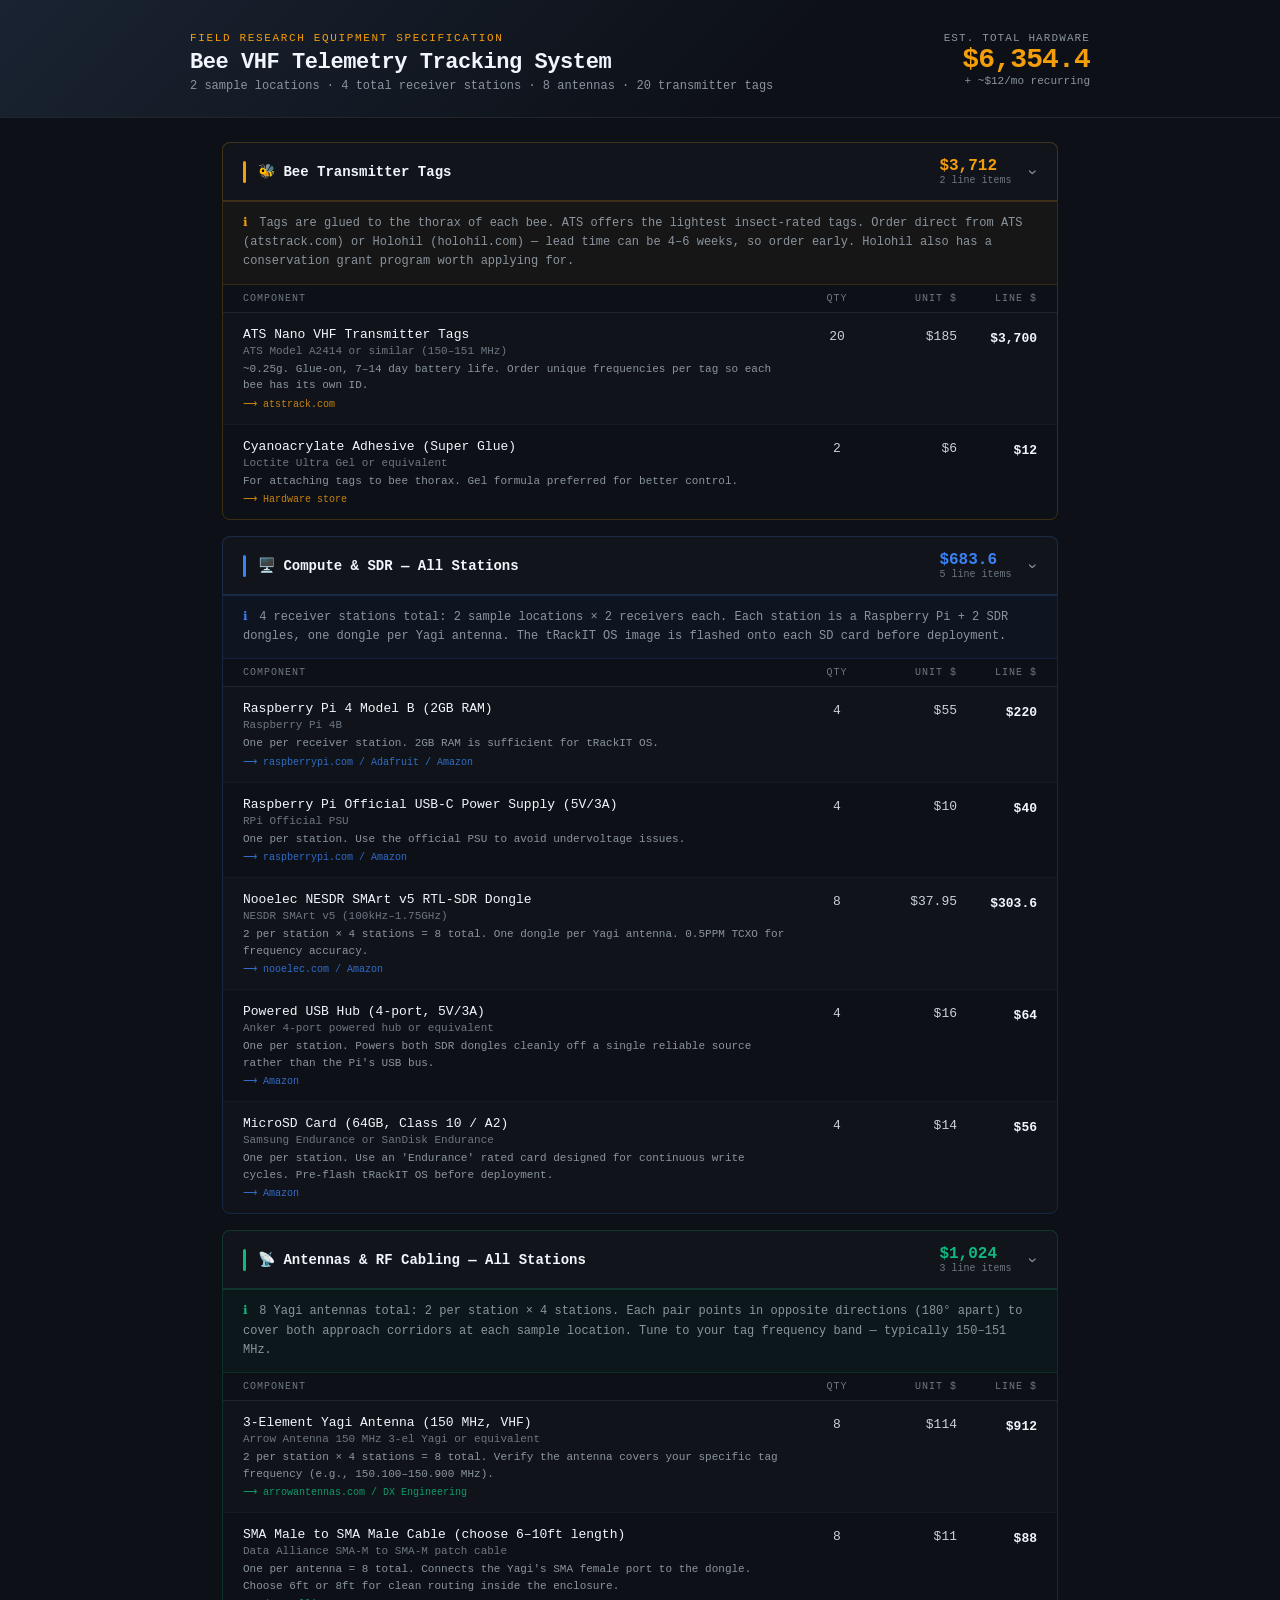
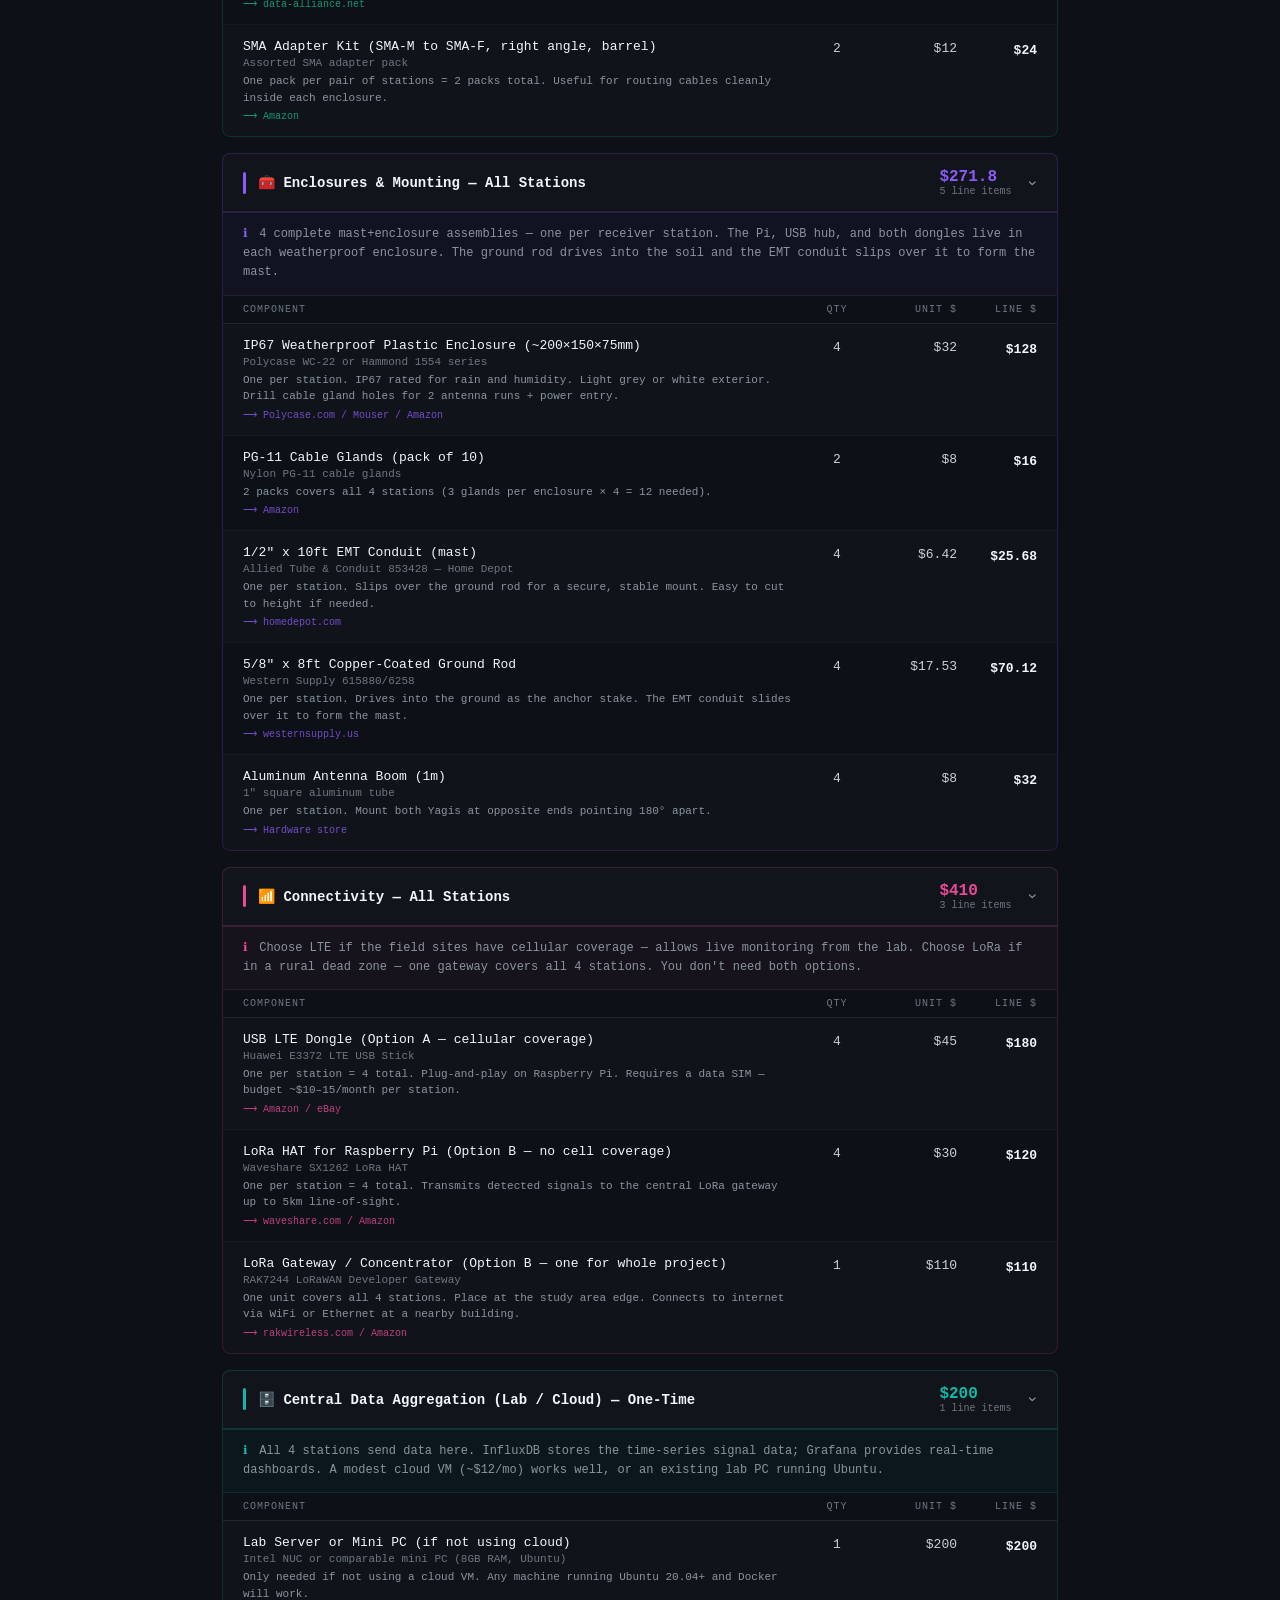
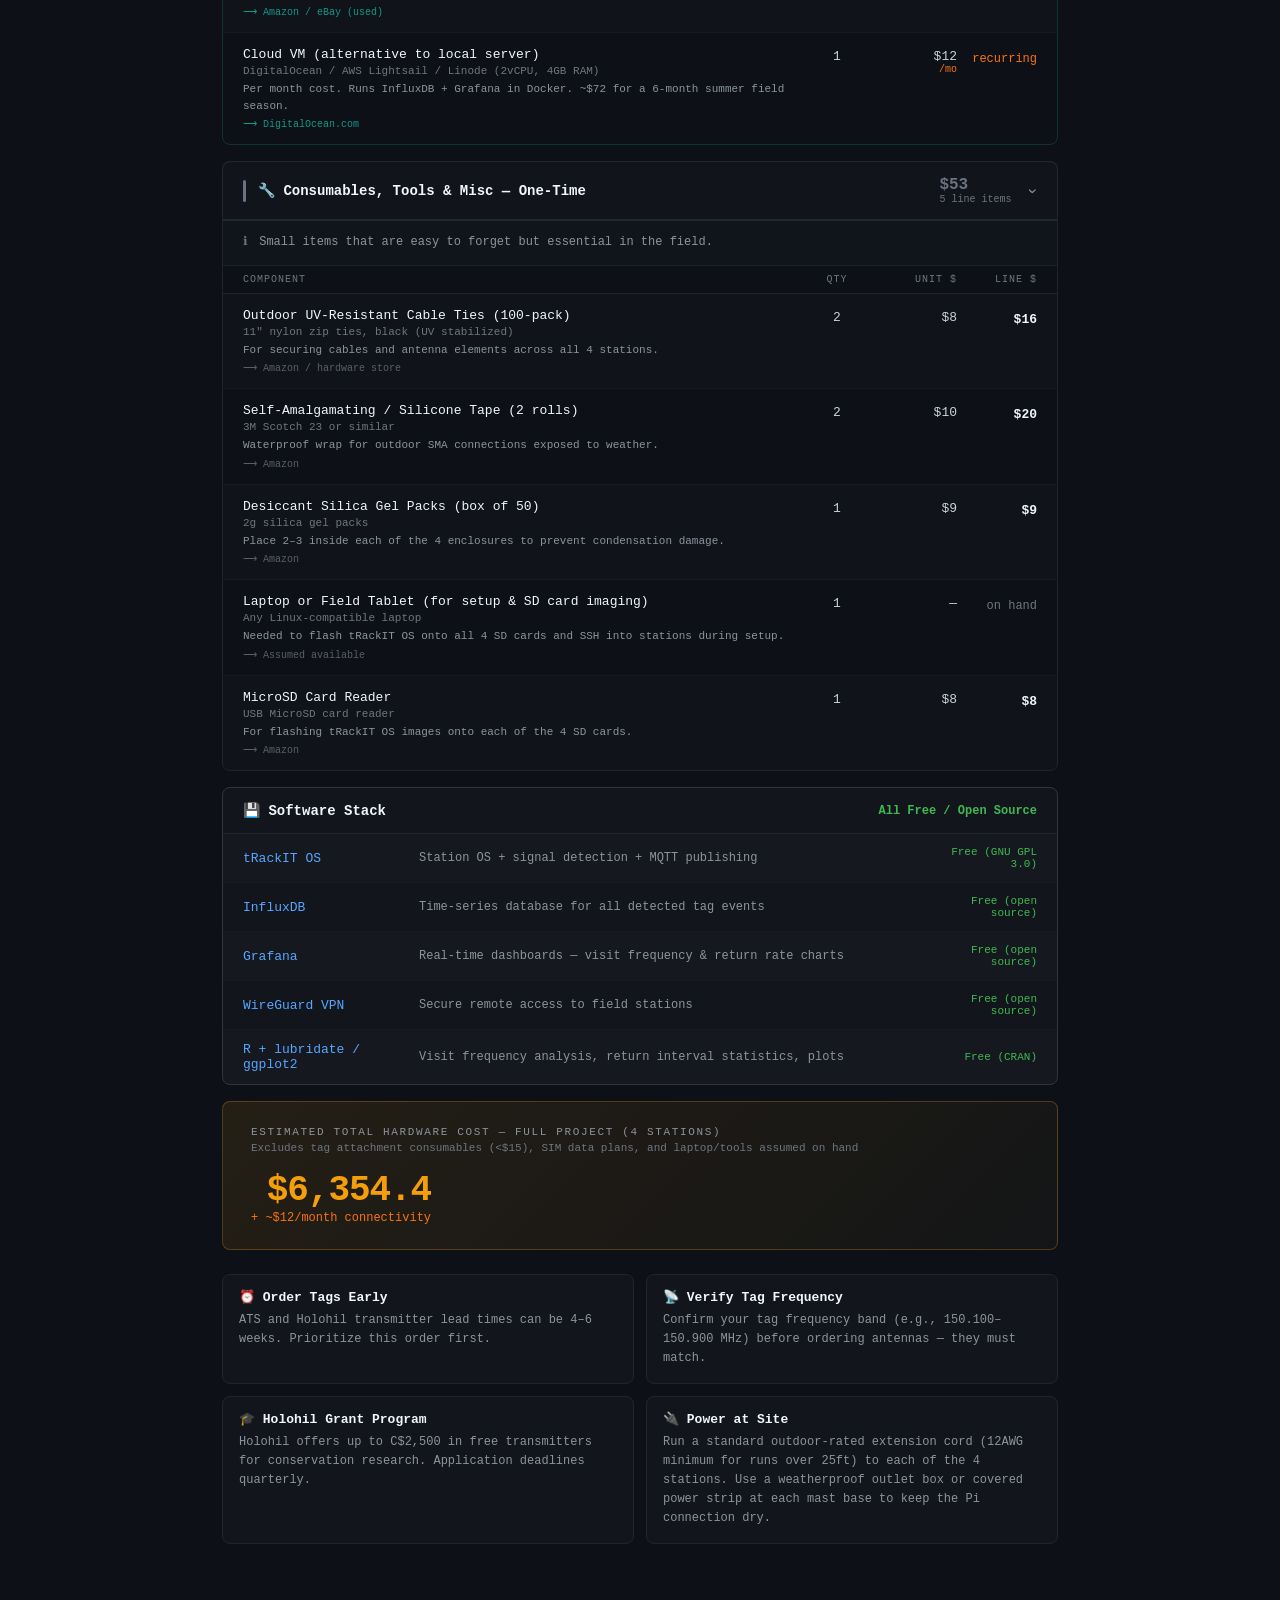
<file: index.html>
<!DOCTYPE html>
<html lang="en">
<head>
<meta charset="UTF-8">
<meta name="viewport" content="width=device-width, initial-scale=1.0">
<title>Bee VHF Telemetry Tracking — Parts List</title>
<style>
  *, *::before, *::after { box-sizing: border-box; margin: 0; padding: 0; }
  body {
    font-family: 'DM Mono', 'Courier New', monospace;
    background: #0d1117;
    color: #c9d1d9;
    min-height: 100vh;
    padding-bottom: 60px;
  }
  /* ── Header ── */
  #header {
    background: linear-gradient(135deg, #1a2332 0%, #0d1117 60%);
    border-bottom: 1px solid #21262d;
    padding: 32px 32px 24px;
    position: sticky;
    top: 0;
    z-index: 100;
  }
  #header-inner {
    max-width: 900px;
    margin: 0 auto;
  }
  #header-top {
    display: flex;
    align-items: flex-start;
    justify-content: space-between;
    flex-wrap: wrap;
    gap: 16px;
  }
  .header-eyebrow {
    font-size: 11px;
    letter-spacing: 0.15em;
    color: #f59e0b;
    text-transform: uppercase;
    margin-bottom: 6px;
  }
  h1 { font-size: 22px; font-weight: 700; color: #f0f6fc; letter-spacing: -0.02em; }
  .header-sub { font-size: 12px; color: #8b949e; margin-top: 4px; }
  .header-total-label { font-size: 11px; color: #8b949e; text-transform: uppercase; letter-spacing: 0.1em; }
  #grand-display { font-size: 28px; font-weight: 700; color: #f59e0b; letter-spacing: -0.03em; }
  #monthly-display { font-size: 11px; color: #8b949e; }
  /* Station toggle */
  #station-bar {
    margin-top: 20px;
    display: flex;
    align-items: center;
    gap: 12px;
    flex-wrap: wrap;
  }
  .station-label { font-size: 12px; color: #8b949e; }
  .stn-btn {
    padding: 5px 14px;
    border-radius: 4px;
    border: 1px solid #30363d;
    background: transparent;
    color: #8b949e;
    cursor: pointer;
    font-size: 12px;
    font-family: inherit;
    transition: all 0.15s;
  }
  .stn-btn.active {
    border-color: #f59e0b;
    background: rgba(245,158,11,0.15);
    color: #f59e0b;
  }
  .station-hint { font-size: 11px; color: #6e7681; }
  /* ── Main content ── */
  #content { max-width: 900px; margin: 0 auto; padding: 24px 32px 0; }
  /* ── Section card ── */
  .section-card { margin-bottom: 16px; }
  .section-header {
    width: 100%;
    text-align: left;
    background: rgba(255,255,255,0.02);
    border-radius: 8px;
    padding: 14px 20px;
    cursor: pointer;
    display: flex;
    align-items: center;
    justify-content: space-between;
    font-family: inherit;
    color: #f0f6fc;
    transition: background 0.15s;
    border: 1px solid transparent;
  }
  .section-header:hover { background: rgba(255,255,255,0.04); }
  .section-header.open { border-radius: 8px 8px 0 0; }
  .sh-left { display: flex; align-items: center; gap: 12px; }
  .sh-bar { width: 3px; height: 22px; border-radius: 2px; flex-shrink: 0; }
  .sh-title { font-size: 14px; font-weight: 600; }
  .sh-badge {
    margin-left: 10px;
    font-size: 10px;
    padding: 2px 7px;
    border-radius: 3px;
    letter-spacing: 0.05em;
  }
  .sh-right { display: flex; align-items: center; gap: 16px; }
  .sh-total { font-size: 16px; font-weight: 700; }
  .sh-count { font-size: 10px; color: #6e7681; text-align: right; }
  .sh-arrow {
    color: #8b949e;
    font-size: 16px;
    display: inline-block;
    transition: transform 0.2s;
  }
  .sh-arrow.open { transform: rotate(90deg); }
  /* ── Section body ── */
  .section-body {
    border-top: none;
    border-radius: 0 0 8px 8px;
    overflow: hidden;
    display: none;
  }
  .section-body.open { display: block; }
  .section-note {
    padding: 12px 20px;
    font-size: 12px;
    color: #8b949e;
    line-height: 1.6;
    border-bottom: 1px solid transparent;
  }
  .note-icon { margin-right: 4px; }
  /* ── Table ── */
  .tbl-header {
    display: grid;
    grid-template-columns: 1fr 80px 80px 80px;
    padding: 8px 20px;
    border-bottom: 1px solid #21262d;
    font-size: 10px;
    color: #6e7681;
    letter-spacing: 0.1em;
    text-transform: uppercase;
  }
  .tbl-header span:not(:first-child) { text-align: right; }
  .tbl-header span:nth-child(2) { text-align: center; }
  .tbl-row {
    display: grid;
    grid-template-columns: 1fr 80px 80px 80px;
    padding: 14px 20px;
    border-bottom: 1px solid #161b22;
    align-items: start;
  }
  .tbl-row:last-child { border-bottom: none; }
  .tbl-row.even { background: rgba(255,255,255,0.01); }
  .item-name { font-size: 13px; color: #f0f6fc; font-weight: 500; margin-bottom: 3px; }
  .item-model { font-size: 11px; color: #6e7681; margin-bottom: 4px; }
  .item-notes { font-size: 11px; color: #8b949e; line-height: 1.5; }
  .item-source { font-size: 10px; margin-top: 4px; opacity: 0.8; }
  .tbl-qty { text-align: center; padding-top: 2px; }
  .tbl-qty .qty-main { font-size: 13px; color: #c9d1d9; }
  .tbl-qty .qty-sub { font-size: 10px; color: #6e7681; }
  .tbl-unit { text-align: right; padding-top: 2px; font-size: 13px; color: #c9d1d9; }
  .tbl-unit .monthly-tag { font-size: 10px; color: #f97316; }
  .tbl-line { text-align: right; padding-top: 2px; }
  .line-total { font-size: 13px; font-weight: 600; color: #f0f6fc; }
  .line-recurring { font-size: 12px; color: #f97316; }
  .line-onhand { font-size: 12px; color: #6e7681; }
  /* ── Software section ── */
  #software-section {
    margin-bottom: 16px;
    background: rgba(255,255,255,0.02);
    border: 1px solid #30363d;
    border-radius: 8px;
    overflow: hidden;
  }
  #software-header {
    padding: 14px 20px;
    border-bottom: 1px solid #21262d;
    display: flex;
    justify-content: space-between;
    align-items: center;
  }
  #software-header span:first-child { font-size: 14px; font-weight: 600; color: #f0f6fc; }
  #software-header span:last-child { font-size: 12px; color: #3fb950; font-weight: 600; }
  .sw-row {
    display: grid;
    grid-template-columns: 160px 1fr 100px;
    gap: 16px;
    padding: 12px 20px;
    border-bottom: 1px solid #161b22;
    align-items: center;
  }
  .sw-row:last-child { border-bottom: none; }
  .sw-row.even { background: rgba(255,255,255,0.01); }
  .sw-name { font-size: 13px; color: #58a6ff; font-weight: 500; }
  .sw-purpose { font-size: 12px; color: #8b949e; }
  .sw-cost { font-size: 11px; color: #3fb950; text-align: right; }
  /* ── Grand total ── */
  #total-box {
    background: linear-gradient(135deg, rgba(245,158,11,0.1) 0%, rgba(245,158,11,0.03) 100%);
    border: 1px solid rgba(245,158,11,0.27);
    border-radius: 8px;
    padding: 24px 28px;
    display: flex;
    justify-content: space-between;
    align-items: center;
    flex-wrap: wrap;
    gap: 16px;
    margin-bottom: 24px;
  }
  .total-label { font-size: 11px; text-transform: uppercase; letter-spacing: 0.15em; color: #8b949e; margin-bottom: 4px; }
  .total-sub { font-size: 11px; color: #6e7681; }
  #total-amount { font-size: 36px; font-weight: 700; color: #f59e0b; letter-spacing: -0.03em; }
  #total-monthly { font-size: 12px; color: #f97316; }
  /* ── Notes grid ── */
  #notes-grid {
    display: grid;
    grid-template-columns: 1fr 1fr;
    gap: 12px;
  }
  .note-card {
    background: rgba(255,255,255,0.02);
    border: 1px solid #21262d;
    border-radius: 8px;
    padding: 14px 16px;
  }
  .note-card-title { font-size: 13px; color: #f0f6fc; font-weight: 600; margin-bottom: 6px; }
  .note-card-body { font-size: 12px; color: #8b949e; line-height: 1.6; }

  @media (max-width: 600px) {
    #header { padding: 20px 16px 16px; }
    #content { padding: 16px 16px 0; }
    .tbl-header, .tbl-row { grid-template-columns: 1fr 60px 60px 60px; }
    #notes-grid { grid-template-columns: 1fr; }
    .sw-row { grid-template-columns: 130px 1fr; }
    .sw-cost { display: none; }
  }
</style>
</head>
<body>

<div id="header">
  <div id="header-inner">
    <div id="header-top">
      <div>
        <div class="header-eyebrow">Field Research Equipment Specification</div>
        <h1>Bee VHF Telemetry Tracking System</h1>
        <div class="header-sub">2 sample locations · 4 total receiver stations · 8 antennas · 20 transmitter tags</div>
      </div>
      <div style="text-align:right">
        <div class="header-total-label">Est. Total Hardware</div>
        <div id="grand-display">$0</div>
        <div id="monthly-display"></div>
      </div>
    </div>
  </div>
</div>

<div id="content">
  <div id="sections-container"></div>

  <!-- Software -->
  <div id="software-section">
    <div id="software-header">
      <span>💾 Software Stack</span>
      <span>All Free / Open Source</span>
    </div>
    <div id="software-rows"></div>
  </div>

  <!-- Grand total -->
  <div id="total-box">
    <div>
      <div class="total-label" id="total-label-text">Estimated Total Hardware Cost (2 stations · 2 receivers each)</div>
      <div class="total-sub">Excludes tag attachment consumables (&lt;$15), SIM data plans, and laptop/tools assumed on hand</div>
    </div>
    <div style="text-align:right">
      <div id="total-amount">$0</div>
      <div id="total-monthly"></div>
    </div>
  </div>

  <!-- Notes -->
  <div id="notes-grid"></div>
</div>

<script>
// ── Data ──────────────────────────────────────────────────────────────────
const sections = [
  {
    id: "tags",
    label: "🐝 Bee Transmitter Tags",
    color: "#f59e0b",
    note: "Tags are glued to the thorax of each bee. ATS offers the lightest insect-rated tags. Order direct from ATS (atstrack.com) or Holohil (holohil.com) — lead time can be 4–6 weeks, so order early. Holohil also has a conservation grant program worth applying for.",
    items: [
      { name:"ATS Nano VHF Transmitter Tags", model:"ATS Model A2414 or similar (150–151 MHz)", qty:20, unitCost:185, source:"atstrack.com", notes:"~0.25g. Glue-on, 7–14 day battery life. Order unique frequencies per tag so each bee has its own ID." },
      { name:"Cyanoacrylate Adhesive (Super Glue)", model:"Loctite Ultra Gel or equivalent", qty:2, unitCost:6, source:"Hardware store", notes:"For attaching tags to bee thorax. Gel formula preferred for better control." },
    ]
  },
  {
    id: "compute",
    label: "🖥️ Compute & SDR — All Stations",
    color: "#3b82f6",
    note: "4 receiver stations total: 2 sample locations × 2 receivers each. Each station is a Raspberry Pi + 2 SDR dongles, one dongle per Yagi antenna. The tRackIT OS image is flashed onto each SD card before deployment.",
    items: [
      { name:"Raspberry Pi 4 Model B (2GB RAM)", model:"Raspberry Pi 4B", qty:4, unitCost:55, source:"raspberrypi.com / Adafruit / Amazon", notes:"One per receiver station. 2GB RAM is sufficient for tRackIT OS." },
      { name:"Raspberry Pi Official USB-C Power Supply (5V/3A)", model:"RPi Official PSU", qty:4, unitCost:10, source:"raspberrypi.com / Amazon", notes:"One per station. Use the official PSU to avoid undervoltage issues." },
      { name:"Nooelec NESDR SMArt v5 RTL-SDR Dongle", model:"NESDR SMArt v5 (100kHz–1.75GHz)", qty:8, unitCost:37.95, source:"nooelec.com / Amazon", notes:"2 per station × 4 stations = 8 total. One dongle per Yagi antenna. 0.5PPM TCXO for frequency accuracy." },
      { name:"Powered USB Hub (4-port, 5V/3A)", model:"Anker 4-port powered hub or equivalent", qty:4, unitCost:16, source:"Amazon", notes:"One per station. Powers both SDR dongles cleanly off a single reliable source rather than the Pi's USB bus." },
      { name:"MicroSD Card (64GB, Class 10 / A2)", model:"Samsung Endurance or SanDisk Endurance", qty:4, unitCost:14, source:"Amazon", notes:"One per station. Use an 'Endurance' rated card designed for continuous write cycles. Pre-flash tRackIT OS before deployment." },
    ]
  },
  {
    id: "antennas",
    label: "📡 Antennas & RF Cabling — All Stations",
    color: "#10b981",
    note: "8 Yagi antennas total: 2 per station × 4 stations. Each pair points in opposite directions (180° apart) to cover both approach corridors at each sample location. Tune to your tag frequency band — typically 150–151 MHz.",
    items: [
      { name:"3-Element Yagi Antenna (150 MHz, VHF)", model:"Arrow Antenna 150 MHz 3-el Yagi or equivalent", qty:8, unitCost:114, source:"arrowantennas.com / DX Engineering", notes:"2 per station × 4 stations = 8 total. Verify the antenna covers your specific tag frequency (e.g., 150.100–150.900 MHz)." },
      { name:"SMA Male to SMA Male Cable (choose 6–10ft length)", model:"Data Alliance SMA-M to SMA-M patch cable", qty:8, unitCost:11, source:"data-alliance.net", notes:"One per antenna = 8 total. Connects the Yagi's SMA female port to the dongle. Choose 6ft or 8ft for clean routing inside the enclosure." },
      { name:"SMA Adapter Kit (SMA-M to SMA-F, right angle, barrel)", model:"Assorted SMA adapter pack", qty:2, unitCost:12, source:"Amazon", notes:"One pack per pair of stations = 2 packs total. Useful for routing cables cleanly inside each enclosure." },
    ]
  },
  {
    id: "enclosure",
    label: "🧰 Enclosures & Mounting — All Stations",
    color: "#8b5cf6",
    note: "4 complete mast+enclosure assemblies — one per receiver station. The Pi, USB hub, and both dongles live in each weatherproof enclosure. The ground rod drives into the soil and the EMT conduit slips over it to form the mast.",
    items: [
      { name:"IP67 Weatherproof Plastic Enclosure (~200×150×75mm)", model:"Polycase WC-22 or Hammond 1554 series", qty:4, unitCost:32, source:"Polycase.com / Mouser / Amazon", notes:"One per station. IP67 rated for rain and humidity. Light grey or white exterior. Drill cable gland holes for 2 antenna runs + power entry." },
      { name:"PG-11 Cable Glands (pack of 10)", model:"Nylon PG-11 cable glands", qty:2, unitCost:8, source:"Amazon", notes:"2 packs covers all 4 stations (3 glands per enclosure × 4 = 12 needed)." },
      { name:"1/2\" x 10ft EMT Conduit (mast)", model:"Allied Tube & Conduit 853428 — Home Depot", qty:4, unitCost:6.42, source:"homedepot.com", notes:"One per station. Slips over the ground rod for a secure, stable mount. Easy to cut to height if needed." },
      { name:"5/8\" x 8ft Copper-Coated Ground Rod", model:"Western Supply 615880/6258", qty:4, unitCost:17.53, source:"westernsupply.us", notes:"One per station. Drives into the ground as the anchor stake. The EMT conduit slides over it to form the mast." },
      { name:"Aluminum Antenna Boom (1m)", model:'1" square aluminum tube', qty:4, unitCost:8, source:"Hardware store", notes:"One per station. Mount both Yagis at opposite ends pointing 180° apart." },
    ]
  },
  {
    id: "connectivity",
    label: "📶 Connectivity — All Stations",
    color: "#ec4899",
    note: "Choose LTE if the field sites have cellular coverage — allows live monitoring from the lab. Choose LoRa if in a rural dead zone — one gateway covers all 4 stations. You don't need both options.",
    items: [
      { name:"USB LTE Dongle (Option A — cellular coverage)", model:"Huawei E3372 LTE USB Stick", qty:4, unitCost:45, source:"Amazon / eBay", notes:"One per station = 4 total. Plug-and-play on Raspberry Pi. Requires a data SIM — budget ~$10–15/month per station." },
      { name:"LoRa HAT for Raspberry Pi (Option B — no cell coverage)", model:"Waveshare SX1262 LoRa HAT", qty:4, unitCost:30, source:"waveshare.com / Amazon", notes:"One per station = 4 total. Transmits detected signals to the central LoRa gateway up to 5km line-of-sight." },
      { name:"LoRa Gateway / Concentrator (Option B — one for whole project)", model:"RAK7244 LoRaWAN Developer Gateway", qty:1, unitCost:110, source:"rakwireless.com / Amazon", notes:"One unit covers all 4 stations. Place at the study area edge. Connects to internet via WiFi or Ethernet at a nearby building." },
    ]
  },
  {
    id: "server",
    label: "🗄️ Central Data Aggregation (Lab / Cloud) — One-Time",
    color: "#14b8a6",
    note: "All 4 stations send data here. InfluxDB stores the time-series signal data; Grafana provides real-time dashboards. A modest cloud VM (~$12/mo) works well, or an existing lab PC running Ubuntu.",
    items: [
      { name:"Lab Server or Mini PC (if not using cloud)", model:"Intel NUC or comparable mini PC (8GB RAM, Ubuntu)", qty:1, unitCost:200, source:"Amazon / eBay (used)", notes:"Only needed if not using a cloud VM. Any machine running Ubuntu 20.04+ and Docker will work." },
      { name:"Cloud VM (alternative to local server)", model:"DigitalOcean / AWS Lightsail / Linode (2vCPU, 4GB RAM)", qty:1, unitCost:12, source:"DigitalOcean.com", notes:"Per month cost. Runs InfluxDB + Grafana in Docker. ~$72 for a 6-month summer field season.", monthly: true },
    ]
  },
  {
    id: "consumables",
    label: "🔧 Consumables, Tools & Misc — One-Time",
    color: "#6b7280",
    note: "Small items that are easy to forget but essential in the field.",
    items: [
      { name:"Outdoor UV-Resistant Cable Ties (100-pack)", model:'11" nylon zip ties, black (UV stabilized)', qty:2, unitCost:8, source:"Amazon / hardware store", notes:"For securing cables and antenna elements across all 4 stations." },
      { name:"Self-Amalgamating / Silicone Tape (2 rolls)", model:"3M Scotch 23 or similar", qty:2, unitCost:10, source:"Amazon", notes:"Waterproof wrap for outdoor SMA connections exposed to weather." },
      { name:"Desiccant Silica Gel Packs (box of 50)", model:"2g silica gel packs", qty:1, unitCost:9, source:"Amazon", notes:"Place 2–3 inside each of the 4 enclosures to prevent condensation damage." },
      { name:"Laptop or Field Tablet (for setup & SD card imaging)", model:"Any Linux-compatible laptop", qty:1, unitCost:0, source:"Assumed available", notes:"Needed to flash tRackIT OS onto all 4 SD cards and SSH into stations during setup." },
      { name:"MicroSD Card Reader", model:"USB MicroSD card reader", qty:1, unitCost:8, source:"Amazon", notes:"For flashing tRackIT OS images onto each of the 4 SD cards." },
    ]
  },
];

const softwareItems = [
  { name:"tRackIT OS", purpose:"Station OS + signal detection + MQTT publishing", cost:"Free (GNU GPL 3.0)", source:"github.com/Nature40/tRackIT-OS" },
  { name:"InfluxDB", purpose:"Time-series database for all detected tag events", cost:"Free (open source)", source:"influxdata.com" },
  { name:"Grafana", purpose:"Real-time dashboards — visit frequency & return rate charts", cost:"Free (open source)", source:"grafana.com" },
  { name:"WireGuard VPN", purpose:"Secure remote access to field stations", cost:"Free (open source)", source:"wireguard.com" },
  { name:"R + lubridate / ggplot2", purpose:"Visit frequency analysis, return interval statistics, plots", cost:"Free (CRAN)", source:"cran.r-project.org" },
];

const keyNotes = [
  { icon:"⏰", title:"Order Tags Early", text:"ATS and Holohil transmitter lead times can be 4–6 weeks. Prioritize this order first." },
  { icon:"📡", title:"Verify Tag Frequency", text:"Confirm your tag frequency band (e.g., 150.100–150.900 MHz) before ordering antennas — they must match." },
  { icon:"🎓", title:"Holohil Grant Program", text:"Holohil offers up to C$2,500 in free transmitters for conservation research. Application deadlines quarterly." },
  { icon:"🔌", title:"Power at Site", text:"Run a standard outdoor-rated extension cord (12AWG minimum for runs over 25ft) to each of the 4 stations. Use a weatherproof outlet box or covered power strip at each mast base to keep the Pi connection dry." },
];

// ── State ─────────────────────────────────────────────────────────────────
const openState = {};
sections.forEach(s => openState[s.id] = true);

// ── Helpers ───────────────────────────────────────────────────────────────
function fmt(n) { return '$' + n.toLocaleString(); }

function sectionTotal(section) {
  return section.items.reduce((sum, item) => {
    if (item.monthly) return sum;
    return sum + item.qty * item.unitCost;
  }, 0);
}

function grandTotal() { return sections.reduce((s, sec) => s + sectionTotal(sec), 0); }
function monthlyTotal() {
  return sections.reduce((sum, sec) =>
    sum + sec.items.filter(i => i.monthly).reduce((s, i) => s + i.qty * i.unitCost, 0), 0);
}

// ── Render ────────────────────────────────────────────────────────────────
function render() {
  const gt = grandTotal();
  const mt = monthlyTotal();
  document.getElementById('grand-display').textContent = fmt(gt);
  document.getElementById('monthly-display').textContent = mt > 0 ? `+ ~${fmt(mt)}/mo recurring` : '';
  document.getElementById('total-amount').textContent = fmt(gt);
  document.getElementById('total-label-text').textContent = `Estimated Total Hardware Cost — Full Project (4 stations)`;
  document.getElementById('total-monthly').textContent = mt > 0 ? `+ ~${fmt(mt)}/month connectivity` : '';

  const container = document.getElementById('sections-container');
  container.innerHTML = '';
  sections.forEach(section => {
    const total = sectionTotal(section);
    const isOpen = openState[section.id];
    const card = document.createElement('div');
    card.className = 'section-card';

    const hdr = document.createElement('button');
    hdr.className = 'section-header' + (isOpen ? ' open' : '');
    hdr.style.borderColor = section.color + '33';
    hdr.onclick = () => { openState[section.id] = !openState[section.id]; render(); };
    hdr.innerHTML = `
      <div class="sh-left">
        <div class="sh-bar" style="background:${section.color}"></div>
        <span class="sh-title">${section.label}</span>
      </div>
      <div class="sh-right">
        <div>
          <div class="sh-total" style="color:${section.color}">${fmt(total)}</div>
          <div class="sh-count">${section.items.filter(i=>!i.monthly).length} line items</div>
        </div>
        <span class="sh-arrow${isOpen?' open':''}">›</span>
      </div>`;
    card.appendChild(hdr);

    if (isOpen) {
      const body = document.createElement('div');
      body.className = 'section-body open';
      body.style.border = `1px solid ${section.color}33`;

      if (section.note) {
        const noteDiv = document.createElement('div');
        noteDiv.className = 'section-note';
        noteDiv.style.background = section.color + '0a';
        noteDiv.style.borderBottomColor = section.color + '22';
        noteDiv.innerHTML = `<span class="note-icon" style="color:${section.color}">ℹ</span> ${section.note}`;
        body.appendChild(noteDiv);
      }

      body.innerHTML += `<div class="tbl-header"><span>Component</span><span style="text-align:center">Qty</span><span>Unit $</span><span>Line $</span></div>`;

      section.items.forEach((item, idx) => {
        const lineTotal = item.monthly ? null : item.qty * item.unitCost;
        let unitHtml = item.unitCost === 0 ? '—' : `$${item.unitCost}`;
        if (item.monthly) unitHtml += `<div class="monthly-tag">/mo</div>`;
        let lineHtml = item.monthly ? `<span class="line-recurring">recurring</span>`
          : item.unitCost === 0 ? `<span class="line-onhand">on hand</span>`
          : `<span class="line-total">${fmt(lineTotal)}</span>`;

        const row = document.createElement('div');
        row.className = 'tbl-row' + (idx % 2 === 0 ? ' even' : '');
        row.innerHTML = `
          <div>
            <div class="item-name">${item.name}</div>
            <div class="item-model">${item.model}</div>
            <div class="item-notes">${item.notes}</div>
            <div class="item-source" style="color:${section.color}">⟶ ${item.source}</div>
          </div>
          <div class="tbl-qty"><div class="qty-main">${item.qty}</div></div>
          <div class="tbl-unit">${unitHtml}</div>
          <div class="tbl-line">${lineHtml}</div>`;
        body.appendChild(row);
      });
      card.appendChild(body);
    }
    container.appendChild(card);
  });

  const swContainer = document.getElementById('software-rows');
  swContainer.innerHTML = '';
  softwareItems.forEach((s, idx) => {
    swContainer.innerHTML += `
      <div class="sw-row${idx%2===0?' even':''}">
        <div class="sw-name">${s.name}</div>
        <div class="sw-purpose">${s.purpose}</div>
        <div class="sw-cost">${s.cost}</div>
      </div>`;
  });

  const notesGrid = document.getElementById('notes-grid');
  notesGrid.innerHTML = '';
  keyNotes.forEach(n => {
    notesGrid.innerHTML += `
      <div class="note-card">
        <div class="note-card-title">${n.icon} ${n.title}</div>
        <div class="note-card-body">${n.text}</div>
      </div>`;
  });
}

render();
</script>
</body>
</html>
</file>
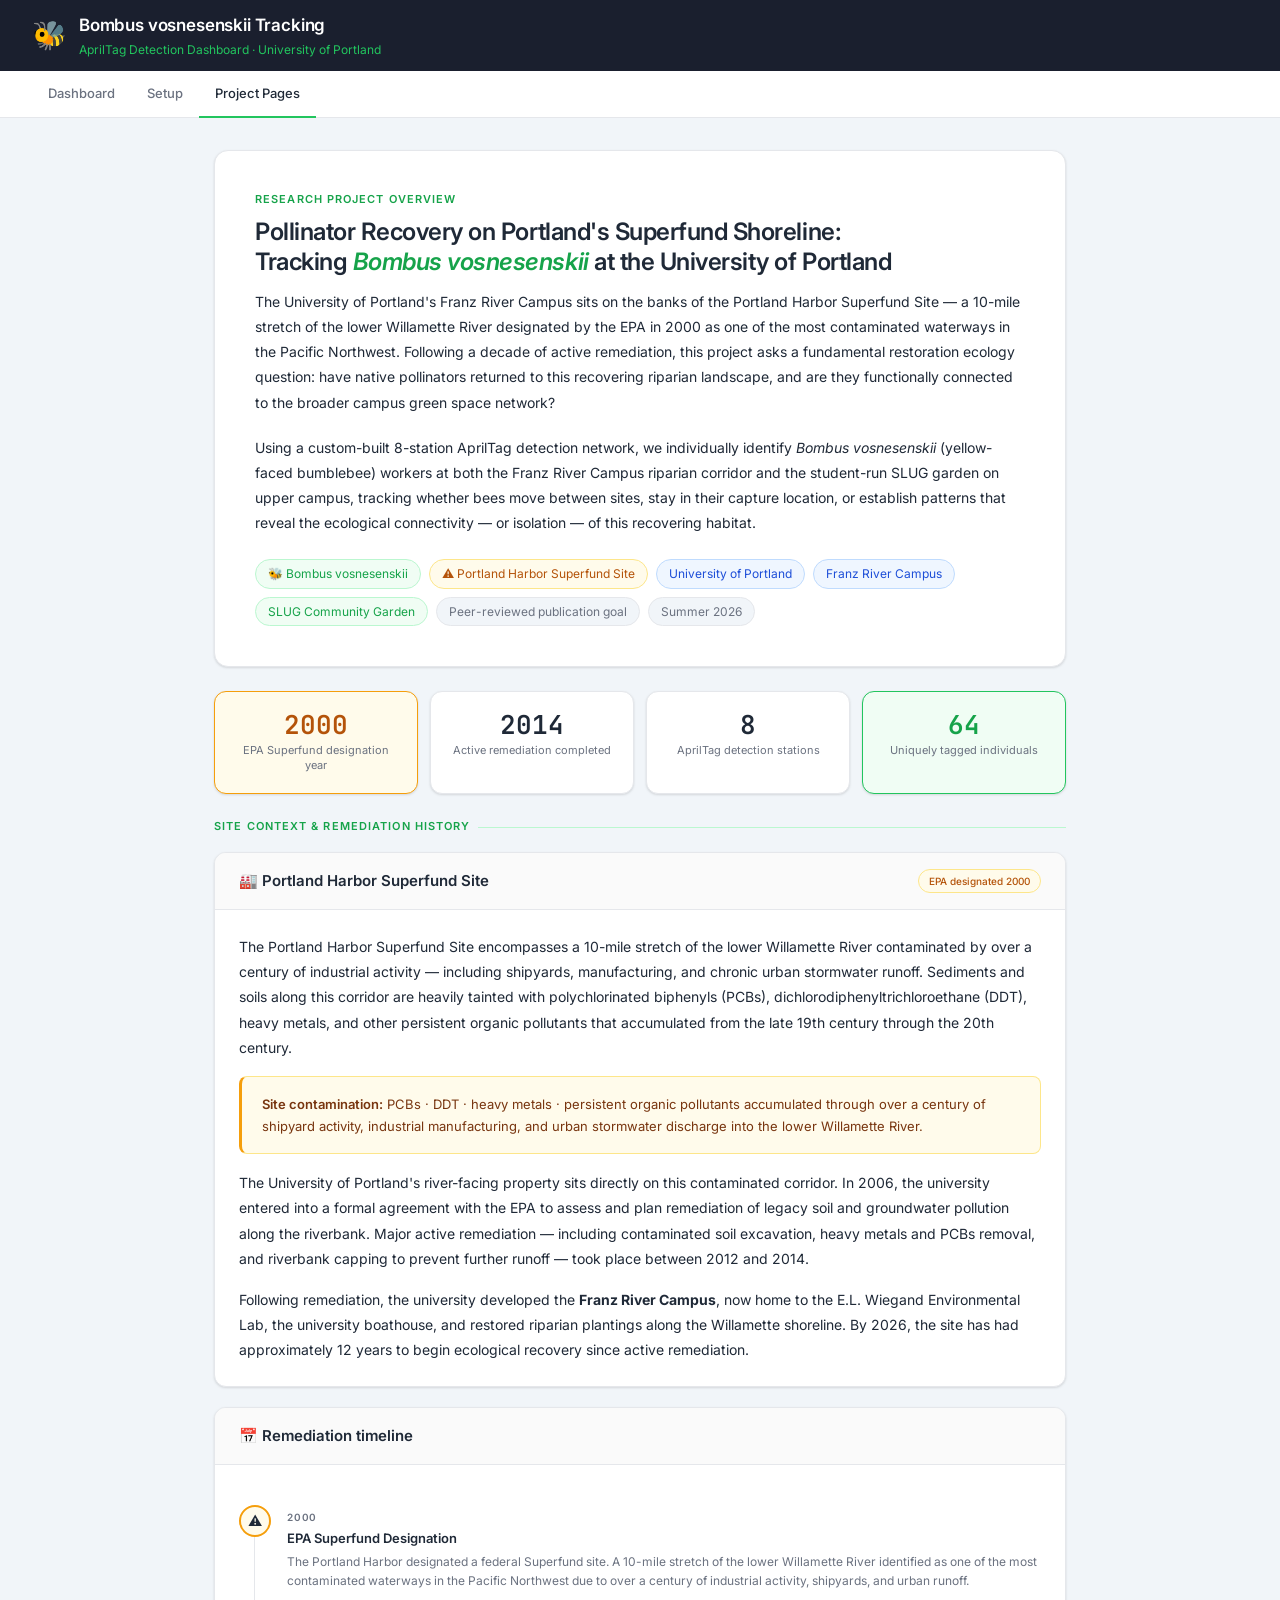
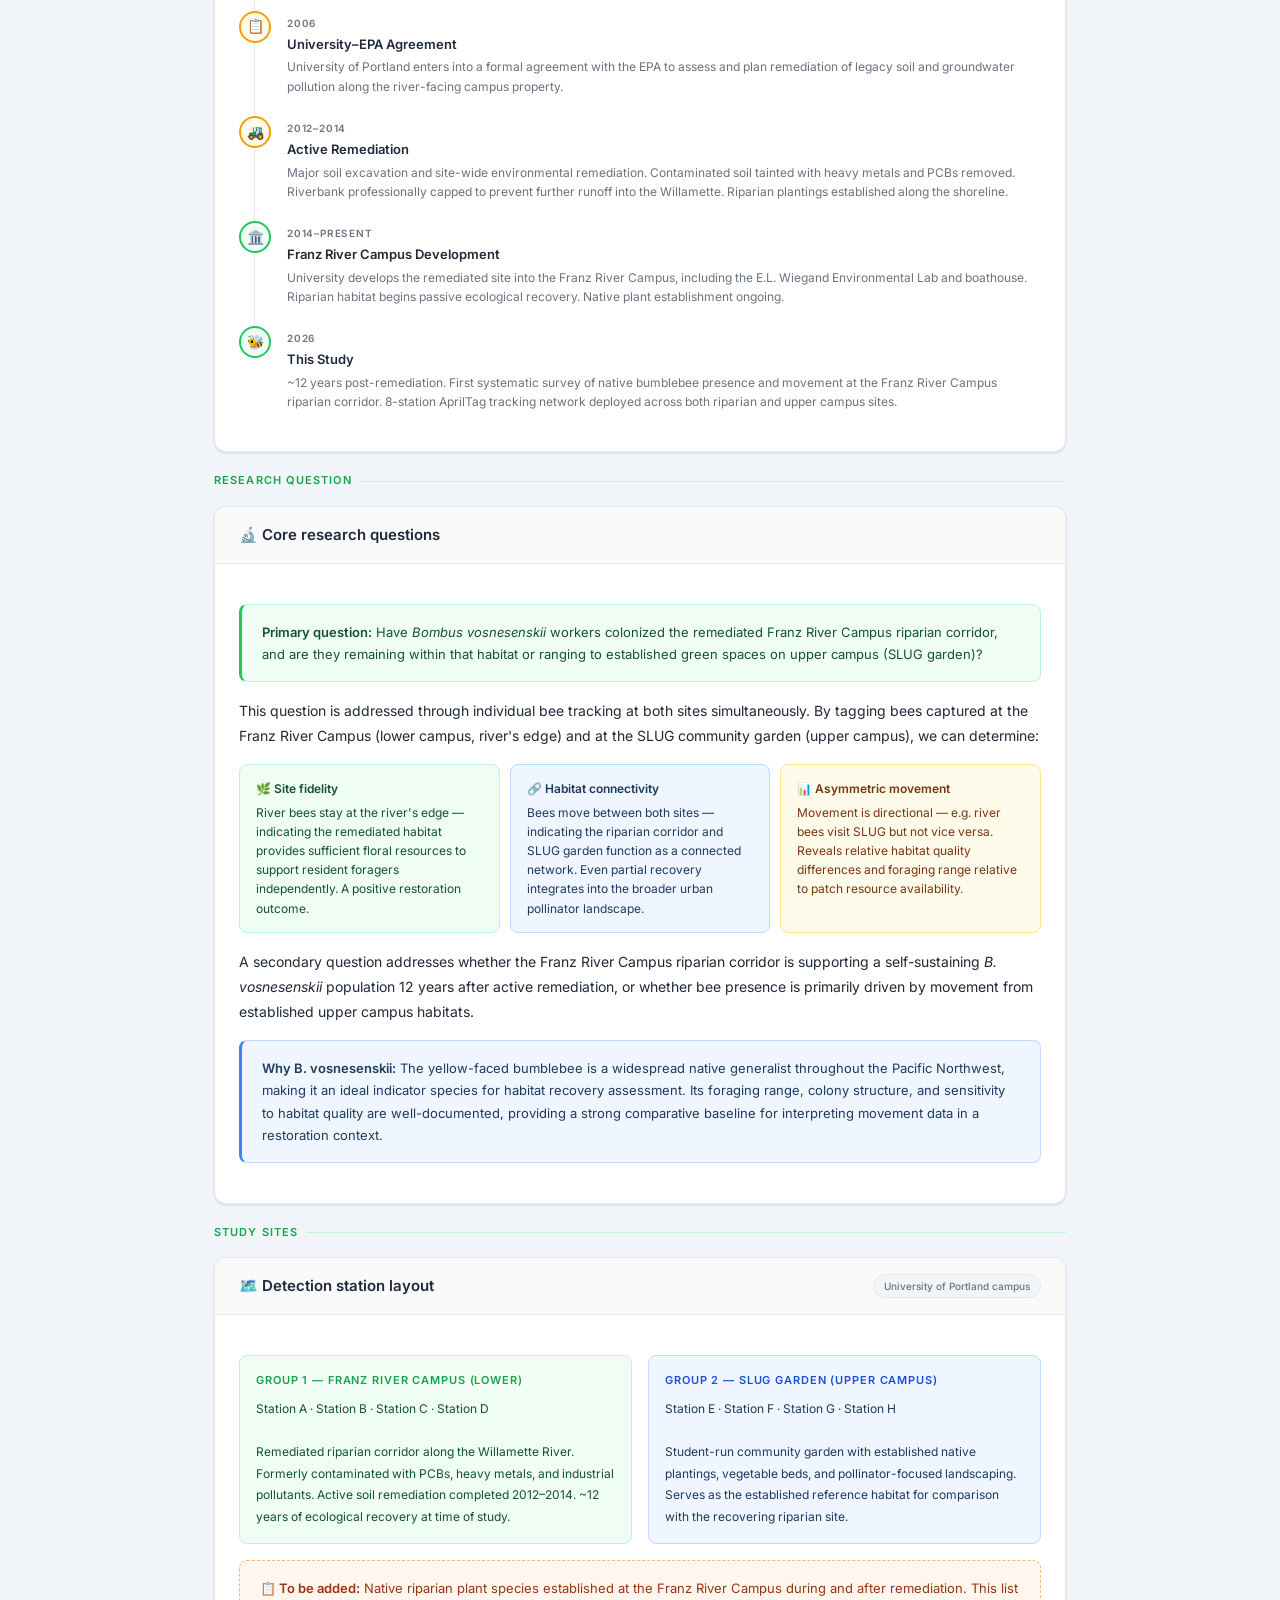
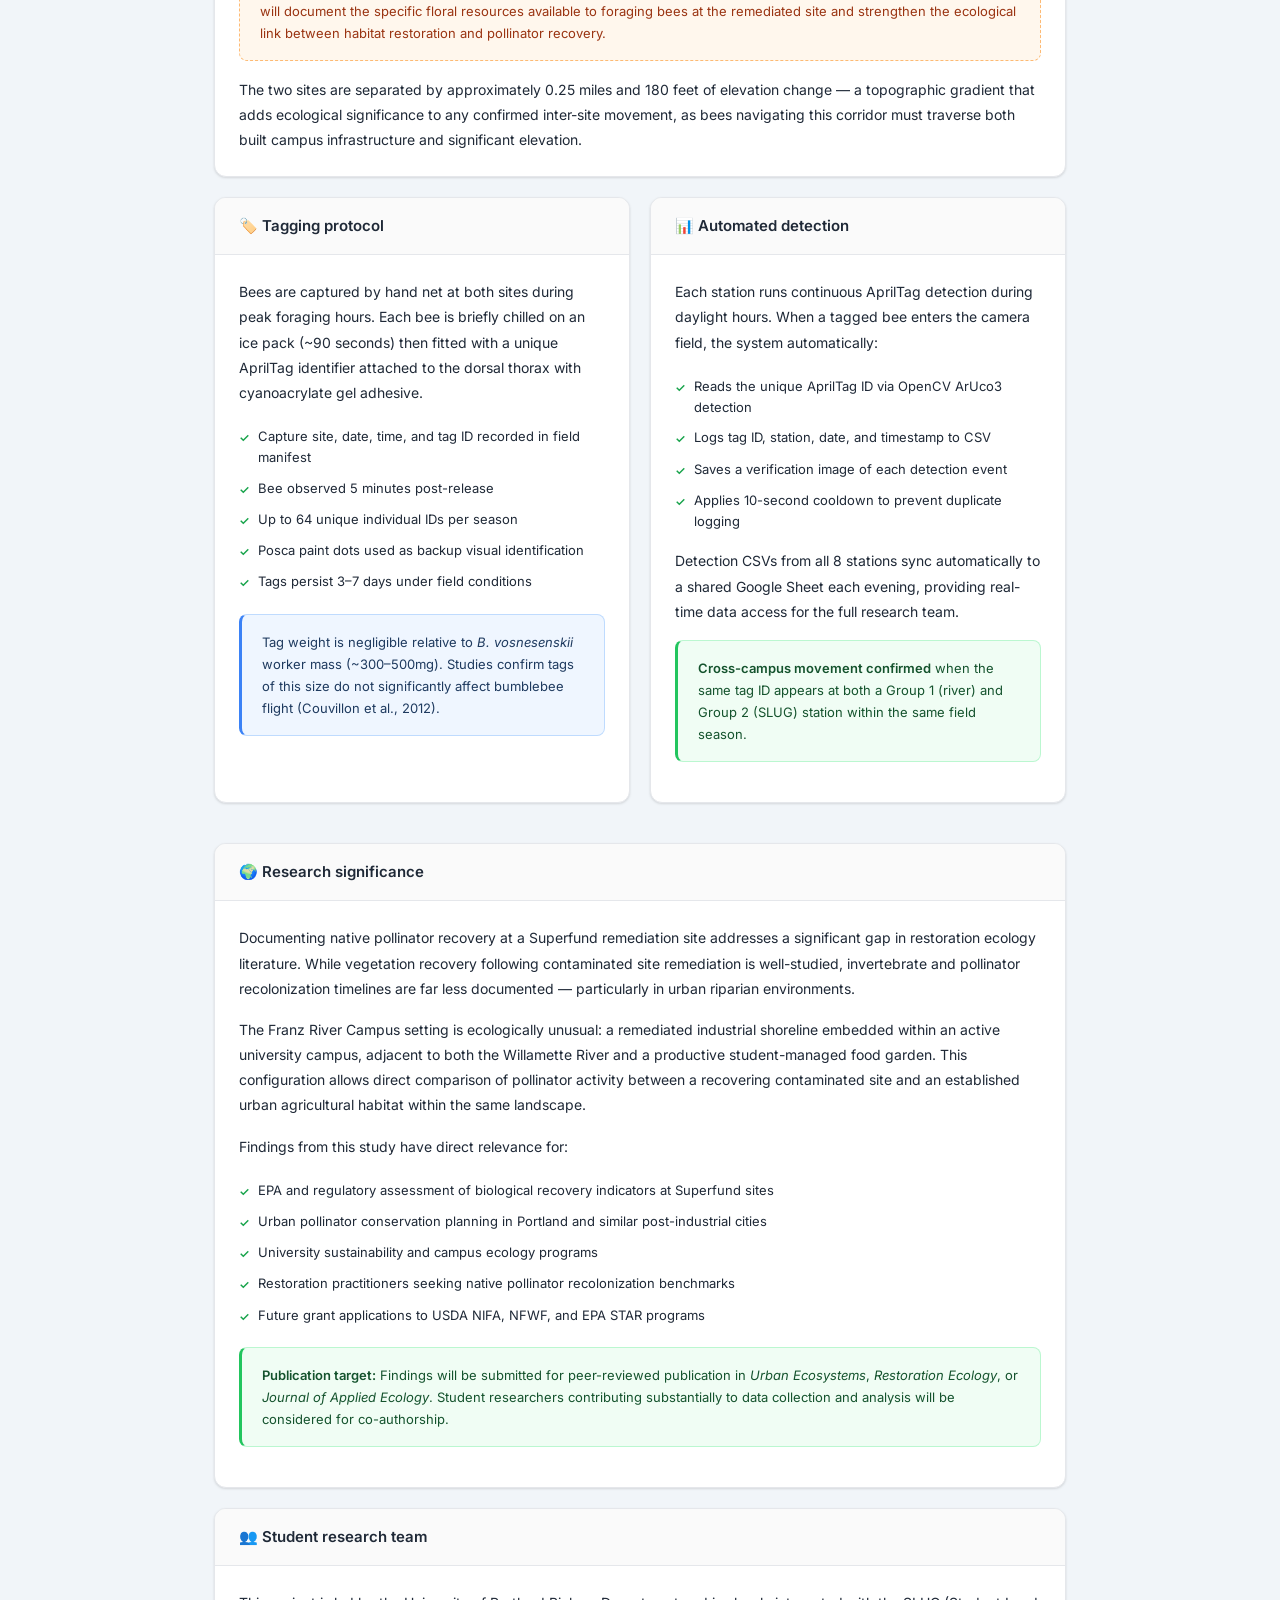
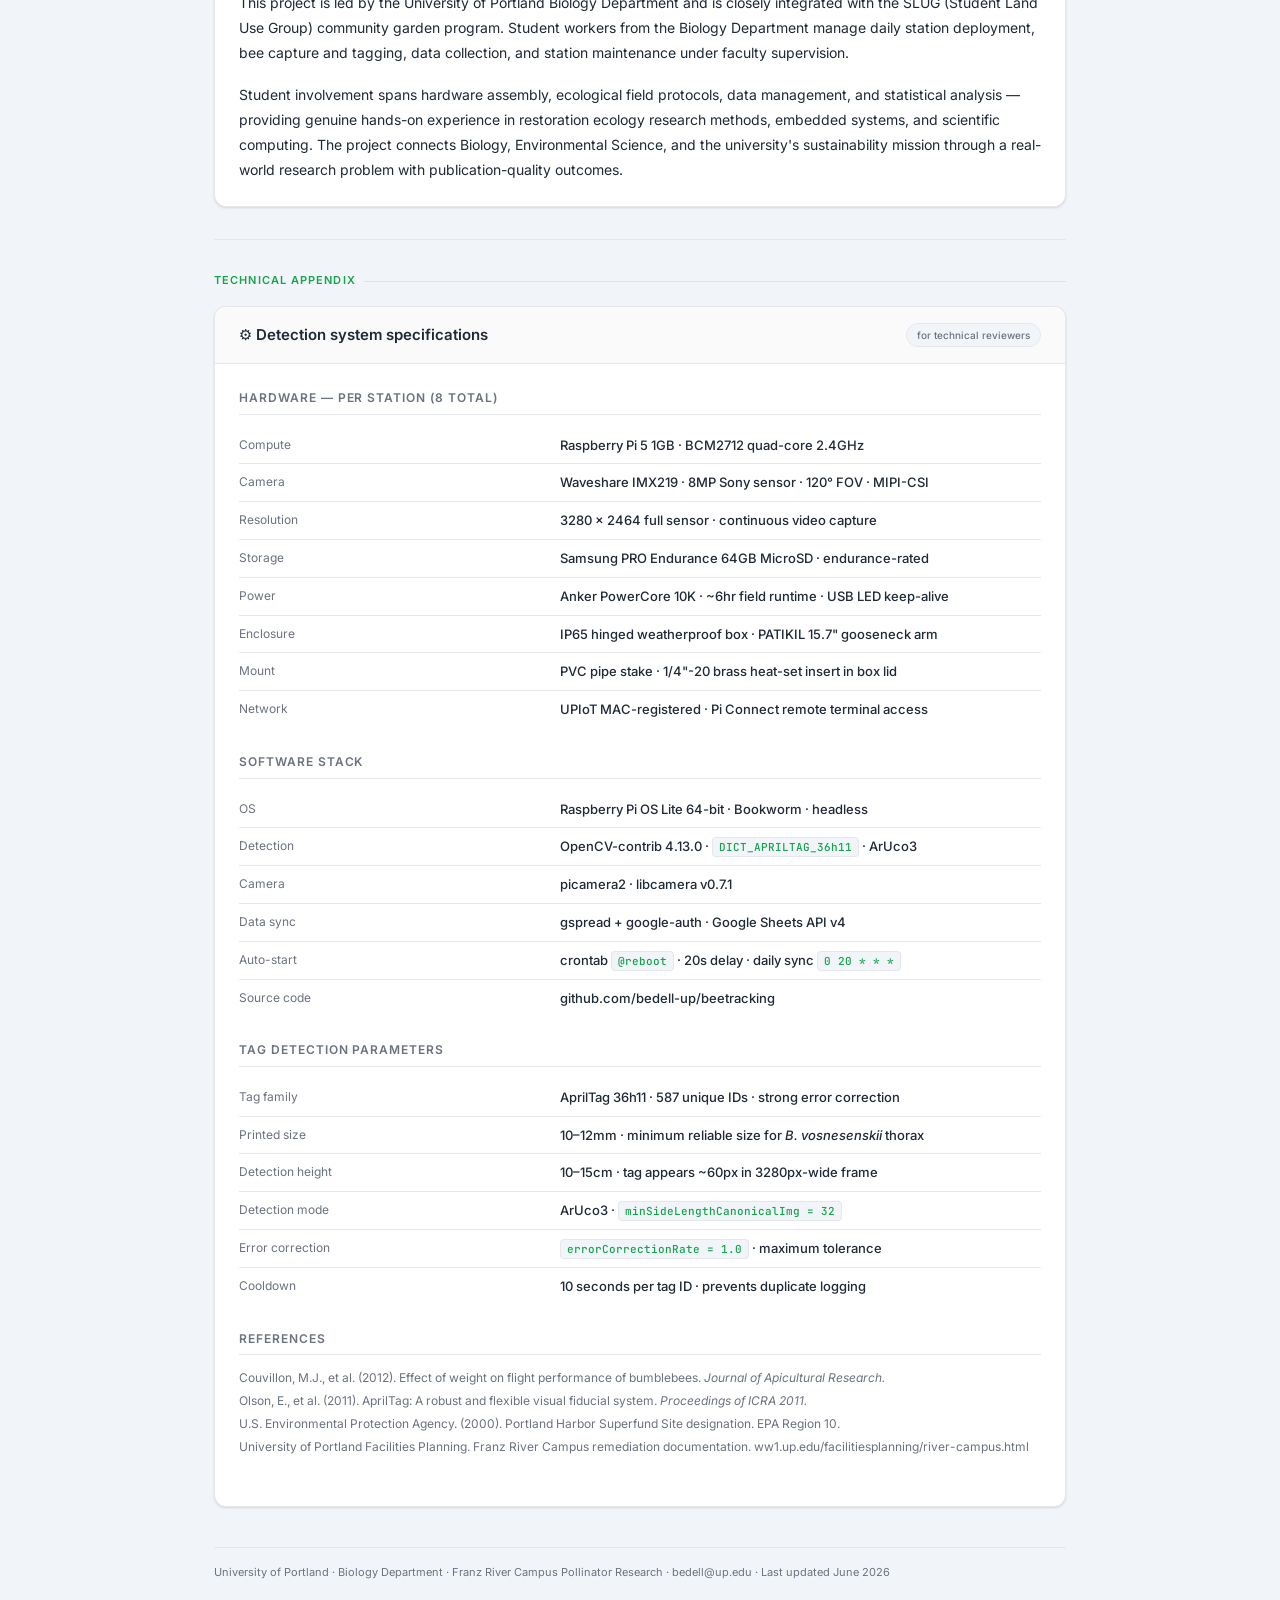
<file: overview.html>
<!DOCTYPE html>
<html lang="en">
<head>
<meta charset="UTF-8">
<meta name="viewport" content="width=device-width, initial-scale=1.0">
<title>Bombus vosnesenskii — Project Overview</title>
<link rel="preconnect" href="https://fonts.googleapis.com">
<link rel="preconnect" href="https://fonts.gstatic.com" crossorigin>
<link href="https://fonts.googleapis.com/css2?family=Inter:wght@400;500;600&family=JetBrains+Mono:wght@400;500&display=swap" rel="stylesheet">
<style>
*, *::before, *::after { box-sizing: border-box; margin: 0; padding: 0; }
:root {
  --navy:      #1a1f2e;
  --green:     #22c55e;
  --green-bg:  #f0fdf4;
  --green-dim: #16a34a;
  --green-dark:#14532d;
  --blue:      #3b82f6;
  --blue-bg:   #eff6ff;
  --amber:     #f59e0b;
  --amber-bg:  #fffbeb;
  --amber-dim: #b45309;
  --bg:        #f1f5f9;
  --white:     #ffffff;
  --text:      #1f2937;
  --muted:     #6b7280;
  --border:    #e5e7eb;
  --shadow:    0 1px 3px rgba(0,0,0,.08),0 1px 2px rgba(0,0,0,.05);
  --font:      'Inter',system-ui,sans-serif;
  --mono:      'JetBrains Mono',monospace;
}
body{background:var(--bg);color:var(--text);font-family:var(--font);font-size:14px;line-height:1.6;min-height:100vh}
.header{background:var(--navy);padding:.75rem 2rem;display:flex;align-items:center;gap:.75rem}
.bee-icon{font-size:28px}
.header-title{font-size:17px;font-weight:600;color:#fff;letter-spacing:-.01em}
.header-sub{font-size:12px;color:var(--green);margin-top:1px}
.nav{background:var(--white);border-bottom:1px solid var(--border);padding:0 2rem;display:flex}
.nav a{display:inline-block;padding:.75rem 1rem;font-size:13px;font-weight:500;color:var(--muted);text-decoration:none;border-bottom:2px solid transparent;margin-bottom:-1px;transition:color .15s}
.nav a:hover{color:var(--text)}
.nav a.active{color:var(--text);border-bottom-color:var(--green)}
.page{max-width:900px;margin:0 auto;padding:2rem 1.5rem 4rem}

/* HERO */
.hero{background:var(--white);border:1px solid var(--border);border-radius:14px;box-shadow:var(--shadow);padding:2.5rem;margin-bottom:1.5rem}
.hero-eyebrow{font-size:11px;letter-spacing:.1em;text-transform:uppercase;color:var(--green-dim);font-weight:600;margin-bottom:.5rem}
.hero h1{font-size:24px;font-weight:600;color:var(--text);letter-spacing:-.02em;line-height:1.25;margin-bottom:.75rem}
.hero h1 em{font-style:italic;color:var(--green-dim)}
.hero-sub{font-size:14px;color:var(--text);line-height:1.8;margin-bottom:1.5rem}
.hero-meta{display:flex;flex-wrap:wrap;gap:8px}
.meta-pill{font-size:12px;padding:4px 12px;border-radius:100px;border:1px solid var(--border);background:var(--bg);color:var(--muted)}
.meta-pill.green{background:var(--green-bg);color:var(--green-dim);border-color:#bbf7d0}
.meta-pill.blue{background:var(--blue-bg);color:#1d4ed8;border-color:#bfdbfe}
.meta-pill.amber{background:var(--amber-bg);color:var(--amber-dim);border-color:#fde68a}

/* STATS */
.stats{display:grid;grid-template-columns:repeat(4,1fr);gap:12px;margin-bottom:1.5rem}
@media(max-width:680px){.stats{grid-template-columns:repeat(2,1fr)}}
.stat{background:var(--white);border:1px solid var(--border);border-radius:12px;box-shadow:var(--shadow);padding:1.25rem 1rem;text-align:center}
.stat.green{background:var(--green-bg);border-color:var(--green)}
.stat.amber{background:var(--amber-bg);border-color:#f59e0b}
.stat-val{font-size:26px;font-weight:600;font-family:var(--mono);color:var(--text);line-height:1;margin-bottom:.3rem}
.stat.green .stat-val{color:var(--green-dim)}
.stat.amber .stat-val{color:var(--amber-dim)}
.stat-lbl{font-size:11px;color:var(--muted);line-height:1.4}

/* CARDS */
.card{background:var(--white);border:1px solid var(--border);border-radius:12px;box-shadow:var(--shadow);margin-bottom:1.25rem;overflow:hidden}
.card-header{display:flex;align-items:center;justify-content:space-between;padding:1rem 1.5rem;border-bottom:1px solid var(--border);background:#fafafa}
.card-title{font-size:15px;font-weight:600;color:var(--text);display:flex;align-items:center;gap:8px}
.card-body{padding:1.5rem}
.card-body p{font-size:14px;color:var(--text);line-height:1.8;margin-bottom:1rem}
.card-body p:last-child{margin-bottom:0}
.pill{font-size:10px;font-weight:500;padding:3px 10px;border-radius:100px;background:var(--bg);color:var(--muted);border:1px solid var(--border)}
.pill-green{background:var(--green-bg);color:var(--green-dim);border-color:#bbf7d0}
.pill-amber{background:var(--amber-bg);color:var(--amber-dim);border-color:#fde68a}

/* TWO COL */
.two-col{display:grid;grid-template-columns:1fr 1fr;gap:1.25rem;margin-bottom:1.25rem}
@media(max-width:640px){.two-col{grid-template-columns:1fr}}

/* BOXES */
.highlight-box{background:var(--green-bg);border:1px solid #bbf7d0;border-left:3px solid var(--green);border-radius:8px;padding:1rem 1.25rem;margin:1rem 0;font-size:13px;color:var(--green-dark);line-height:1.7}
.highlight-box strong{font-weight:600}
.info-box{background:var(--blue-bg);border:1px solid #bfdbfe;border-left:3px solid var(--blue);border-radius:8px;padding:1rem 1.25rem;margin:1rem 0;font-size:13px;color:#1e3a5f;line-height:1.7}
.info-box strong{font-weight:600}
.warning-box{background:var(--amber-bg);border:1px solid #fde68a;border-left:3px solid var(--amber);border-radius:8px;padding:1rem 1.25rem;margin:1rem 0;font-size:13px;color:#78350f;line-height:1.7}
.warning-box strong{font-weight:600}
.placeholder-box{background:#fff7ed;border:1px dashed #fdba74;border-radius:8px;padding:1rem 1.25rem;margin:1rem 0;font-size:13px;color:#9a3412;line-height:1.7}
.placeholder-box strong{font-weight:600}

/* LIST */
ul.checklist{list-style:none;margin:.75rem 0}
ul.checklist li{display:flex;align-items:flex-start;gap:8px;font-size:13px;color:var(--text);padding:5px 0;line-height:1.6}
ul.checklist li::before{content:'✓';color:var(--green-dim);font-weight:600;font-size:12px;margin-top:2px;flex-shrink:0}

/* TIMELINE */
.timeline{margin:1rem 0}
.timeline-item{display:flex;gap:1rem;padding-bottom:1.25rem;position:relative}
.timeline-item:last-child{padding-bottom:0}
.timeline-item:not(:last-child)::after{content:'';position:absolute;left:15px;top:32px;bottom:0;width:1px;background:var(--border)}
.timeline-dot{width:32px;height:32px;border-radius:50%;background:var(--green-bg);border:2px solid var(--green);display:flex;align-items:center;justify-content:center;font-size:14px;flex-shrink:0}
.timeline-dot.amber{background:var(--amber-bg);border-color:var(--amber)}
.timeline-content{flex:1;padding-top:4px}
.timeline-title{font-size:13px;font-weight:600;color:var(--text);margin-bottom:3px}
.timeline-date{font-size:10px;font-weight:600;text-transform:uppercase;letter-spacing:.08em;color:var(--muted);margin-bottom:3px}
.timeline-desc{font-size:12px;color:var(--muted);line-height:1.6}

/* SITE BOXES */
.site-grid{display:grid;grid-template-columns:1fr 1fr;gap:1rem;margin:1rem 0}
.site-box{border-radius:8px;padding:1rem}
.site-box-green{background:var(--green-bg);border:1px solid #bbf7d0}
.site-box-blue{background:var(--blue-bg);border:1px solid #bfdbfe}
.site-box-label{font-size:11px;font-weight:600;text-transform:uppercase;letter-spacing:.08em;margin-bottom:.5rem}
.site-box-green .site-box-label{color:var(--green-dim)}
.site-box-blue .site-box-label{color:#1d4ed8}
.site-box-content{font-size:12px;line-height:1.8}
.site-box-green .site-box-content{color:var(--green-dark)}
.site-box-blue .site-box-content{color:#1e3a5f}

/* OUTCOMES */
.outcomes{display:grid;grid-template-columns:1fr 1fr 1fr;gap:10px;margin:1rem 0}
@media(max-width:640px){.outcomes{grid-template-columns:1fr}}
.outcome{border-radius:8px;padding:.875rem 1rem;font-size:12px;line-height:1.6}
.outcome-title{font-size:12px;font-weight:600;margin-bottom:4px}
.outcome-green{background:var(--green-bg);border:1px solid #bbf7d0;color:var(--green-dark)}
.outcome-blue{background:var(--blue-bg);border:1px solid #bfdbfe;color:#1e3a5f}
.outcome-amber{background:var(--amber-bg);border:1px solid #fde68a;color:#78350f}

/* APPENDIX */
.divider{border:none;border-top:1px solid var(--border);margin:2rem 0}
.section-label{font-size:11px;font-weight:600;letter-spacing:.1em;text-transform:uppercase;color:var(--green-dim);margin-bottom:1rem;display:flex;align-items:center;gap:8px}
.section-label::after{content:'';flex:1;height:1px;background:#bbf7d0}
.appendix-heading{font-size:12px;font-weight:600;letter-spacing:.08em;text-transform:uppercase;color:var(--muted);margin-bottom:.75rem;padding-bottom:.4rem;border-bottom:1px solid var(--border)}
.appendix-section{margin-bottom:1.5rem}
.spec-table{width:100%;border-collapse:collapse;font-size:13px}
.spec-table tr{border-bottom:1px solid var(--border)}
.spec-table tr:last-child{border-bottom:none}
.spec-table td{padding:8px 0;vertical-align:top}
.spec-table td:first-child{color:var(--muted);width:40%;font-size:12px}
.spec-table td:last-child{color:var(--text);font-weight:500}
code{font-family:var(--mono);font-size:11px;background:var(--bg);padding:2px 6px;border-radius:4px;color:var(--green-dim);border:1px solid var(--border)}
.footer{font-size:11px;color:var(--muted);margin-top:2.5rem;padding-top:1rem;border-top:1px solid var(--border)}
</style>
</head>
<body>

<header class="header">
  <span class="bee-icon">🐝</span>
  <div>
    <div class="header-title">Bombus vosnesenskii Tracking</div>
    <div class="header-sub">AprilTag Detection Dashboard · University of Portland</div>
  </div>
</header>

<nav class="nav">
  <a href="/">Dashboard</a>
  <a href="/setup">Setup</a>
  <a href="/project" class="active">Project Pages</a>
</nav>

<div class="page">

  <!-- HERO -->
  <div class="hero">
    <p class="hero-eyebrow">Research Project Overview</p>
    <h1>Pollinator Recovery on Portland's Superfund Shoreline:<br>
    Tracking <em>Bombus vosnesenskii</em> at the University of Portland</h1>
    <p class="hero-sub">
      The University of Portland's Franz River Campus sits on the banks of the Portland Harbor
      Superfund Site — a 10-mile stretch of the lower Willamette River designated by the EPA
      in 2000 as one of the most contaminated waterways in the Pacific Northwest. Following
      a decade of active remediation, this project asks a fundamental restoration ecology question:
      have native pollinators returned to this recovering riparian landscape, and are they
      functionally connected to the broader campus green space network?
    </p>
    <p class="hero-sub" style="margin-top:-.25rem">
      Using a custom-built 8-station AprilTag detection network, we individually identify
      <em>Bombus vosnesenskii</em> (yellow-faced bumblebee) workers at both the Franz River Campus
      riparian corridor and the student-run SLUG garden on upper campus, tracking whether
      bees move between sites, stay in their capture location, or establish patterns that
      reveal the ecological connectivity — or isolation — of this recovering habitat.
    </p>
    <div class="hero-meta">
      <span class="meta-pill green">🐝 Bombus vosnesenskii</span>
      <span class="meta-pill amber">⚠️ Portland Harbor Superfund Site</span>
      <span class="meta-pill blue">University of Portland</span>
      <span class="meta-pill blue">Franz River Campus</span>
      <span class="meta-pill green">SLUG Community Garden</span>
      <span class="meta-pill">Peer-reviewed publication goal</span>
      <span class="meta-pill">Summer 2026</span>
    </div>
  </div>

  <!-- STATS -->
  <div class="stats">
    <div class="stat amber">
      <div class="stat-val">2000</div>
      <div class="stat-lbl">EPA Superfund designation year</div>
    </div>
    <div class="stat">
      <div class="stat-val">2014</div>
      <div class="stat-lbl">Active remediation completed</div>
    </div>
    <div class="stat">
      <div class="stat-val">8</div>
      <div class="stat-lbl">AprilTag detection stations</div>
    </div>
    <div class="stat green">
      <div class="stat-val">64</div>
      <div class="stat-lbl">Uniquely tagged individuals</div>
    </div>
  </div>

  <!-- CONTEXT -->
  <p class="section-label">Site context &amp; remediation history</p>

  <div class="card">
    <div class="card-header">
      <span class="card-title">🏭 Portland Harbor Superfund Site</span>
      <span class="pill pill-amber">EPA designated 2000</span>
    </div>
    <div class="card-body">
      <p>The Portland Harbor Superfund Site encompasses a 10-mile stretch of the lower
      Willamette River contaminated by over a century of industrial activity — including
      shipyards, manufacturing, and chronic urban stormwater runoff. Sediments and soils
      along this corridor are heavily tainted with polychlorinated biphenyls (PCBs),
      dichlorodiphenyltrichloroethane (DDT), heavy metals, and other persistent organic
      pollutants that accumulated from the late 19th century through the 20th century.</p>

      <div class="warning-box">
        <strong>Site contamination:</strong> PCBs · DDT · heavy metals · persistent organic pollutants
        accumulated through over a century of shipyard activity, industrial manufacturing,
        and urban stormwater discharge into the lower Willamette River.
      </div>

      <p>The University of Portland's river-facing property sits directly on this
      contaminated corridor. In 2006, the university entered into a formal agreement
      with the EPA to assess and plan remediation of legacy soil and groundwater pollution
      along the riverbank. Major active remediation — including contaminated soil excavation,
      heavy metals and PCBs removal, and riverbank capping to prevent further runoff —
      took place between 2012 and 2014.</p>

      <p>Following remediation, the university developed the <strong>Franz River Campus</strong>,
      now home to the E.L. Wiegand Environmental Lab, the university boathouse, and
      restored riparian plantings along the Willamette shoreline. By 2026, the site
      has had approximately 12 years to begin ecological recovery since active remediation.</p>
    </div>
  </div>

  <div class="card">
    <div class="card-header">
      <span class="card-title">📅 Remediation timeline</span>
    </div>
    <div class="card-body">
      <div class="timeline">
        <div class="timeline-item">
          <div class="timeline-dot amber">⚠️</div>
          <div class="timeline-content">
            <div class="timeline-date">2000</div>
            <div class="timeline-title">EPA Superfund Designation</div>
            <div class="timeline-desc">The Portland Harbor designated a federal Superfund site. A 10-mile stretch of the lower Willamette River identified as one of the most contaminated waterways in the Pacific Northwest due to over a century of industrial activity, shipyards, and urban runoff.</div>
          </div>
        </div>
        <div class="timeline-item">
          <div class="timeline-dot amber">📋</div>
          <div class="timeline-content">
            <div class="timeline-date">2006</div>
            <div class="timeline-title">University–EPA Agreement</div>
            <div class="timeline-desc">University of Portland enters into a formal agreement with the EPA to assess and plan remediation of legacy soil and groundwater pollution along the river-facing campus property.</div>
          </div>
        </div>
        <div class="timeline-item">
          <div class="timeline-dot amber">🚜</div>
          <div class="timeline-content">
            <div class="timeline-date">2012–2014</div>
            <div class="timeline-title">Active Remediation</div>
            <div class="timeline-desc">Major soil excavation and site-wide environmental remediation. Contaminated soil tainted with heavy metals and PCBs removed. Riverbank professionally capped to prevent further runoff into the Willamette. Riparian plantings established along the shoreline.</div>
          </div>
        </div>
        <div class="timeline-item">
          <div class="timeline-dot">🏛️</div>
          <div class="timeline-content">
            <div class="timeline-date">2014–present</div>
            <div class="timeline-title">Franz River Campus Development</div>
            <div class="timeline-desc">University develops the remediated site into the Franz River Campus, including the E.L. Wiegand Environmental Lab and boathouse. Riparian habitat begins passive ecological recovery. Native plant establishment ongoing.</div>
          </div>
        </div>
        <div class="timeline-item">
          <div class="timeline-dot">🐝</div>
          <div class="timeline-content">
            <div class="timeline-date">2026</div>
            <div class="timeline-title">This Study</div>
            <div class="timeline-desc">~12 years post-remediation. First systematic survey of native bumblebee presence and movement at the Franz River Campus riparian corridor. 8-station AprilTag tracking network deployed across both riparian and upper campus sites.</div>
          </div>
        </div>
      </div>
    </div>
  </div>

  <!-- RESEARCH QUESTION -->
  <p class="section-label">Research question</p>

  <div class="card">
    <div class="card-header">
      <span class="card-title">🔬 Core research questions</span>
    </div>
    <div class="card-body">
      <div class="highlight-box">
        <strong>Primary question:</strong> Have <em>Bombus vosnesenskii</em> workers colonized
        the remediated Franz River Campus riparian corridor, and are they remaining within
        that habitat or ranging to established green spaces on upper campus (SLUG garden)?
      </div>

      <p>This question is addressed through individual bee tracking at both sites simultaneously.
      By tagging bees captured at the Franz River Campus (lower campus, river's edge) and
      at the SLUG community garden (upper campus), we can determine:</p>

      <div class="outcomes">
        <div class="outcome outcome-green">
          <div class="outcome-title">🌿 Site fidelity</div>
          River bees stay at the river's edge — indicating the remediated habitat provides
          sufficient floral resources to support resident foragers independently.
          A positive restoration outcome.
        </div>
        <div class="outcome outcome-blue">
          <div class="outcome-title">🔗 Habitat connectivity</div>
          Bees move between both sites — indicating the riparian corridor and SLUG garden
          function as a connected network. Even partial recovery integrates into the
          broader urban pollinator landscape.
        </div>
        <div class="outcome outcome-amber">
          <div class="outcome-title">📊 Asymmetric movement</div>
          Movement is directional — e.g. river bees visit SLUG but not vice versa.
          Reveals relative habitat quality differences and foraging range relative
          to patch resource availability.
        </div>
      </div>

      <p>A secondary question addresses whether the Franz River Campus riparian corridor
      is supporting a self-sustaining <em>B. vosnesenskii</em> population 12 years after
      active remediation, or whether bee presence is primarily driven by movement from
      established upper campus habitats.</p>

      <div class="info-box">
        <strong>Why B. vosnesenskii:</strong> The yellow-faced bumblebee is a widespread
        native generalist throughout the Pacific Northwest, making it an ideal indicator
        species for habitat recovery assessment. Its foraging range, colony structure,
        and sensitivity to habitat quality are well-documented, providing a strong
        comparative baseline for interpreting movement data in a restoration context.
      </div>
    </div>
  </div>

  <!-- STUDY SITES -->
  <p class="section-label">Study sites</p>

  <div class="card">
    <div class="card-header">
      <span class="card-title">🗺️ Detection station layout</span>
      <span class="pill">University of Portland campus</span>
    </div>
    <div class="card-body">
      <div class="site-grid">
        <div class="site-box site-box-green">
          <div class="site-box-label">Group 1 — Franz River Campus (lower)</div>
          <div class="site-box-content">
            Station A · Station B · Station C · Station D<br><br>
            Remediated riparian corridor along the Willamette River.
            Formerly contaminated with PCBs, heavy metals, and industrial
            pollutants. Active soil remediation completed 2012–2014.
            ~12 years of ecological recovery at time of study.
          </div>
        </div>
        <div class="site-box site-box-blue">
          <div class="site-box-label">Group 2 — SLUG Garden (upper campus)</div>
          <div class="site-box-content">
            Station E · Station F · Station G · Station H<br><br>
            Student-run community garden with established native plantings,
            vegetable beds, and pollinator-focused landscaping. Serves as
            the established reference habitat for comparison with the
            recovering riparian site.
          </div>
        </div>
      </div>

      <div class="placeholder-box">
        <strong>📋 To be added:</strong> Native riparian plant species established at the
        Franz River Campus during and after remediation. This list will document the
        specific floral resources available to foraging bees at the remediated site
        and strengthen the ecological link between habitat restoration and pollinator recovery.
      </div>

      <p>The two sites are separated by approximately 0.25 miles and 180 feet of
      elevation change — a topographic gradient that adds ecological significance
      to any confirmed inter-site movement, as bees navigating this corridor must
      traverse both built campus infrastructure and significant elevation.</p>
    </div>
  </div>

  <!-- METHODS -->
  <div class="two-col">
    <div class="card">
      <div class="card-header">
        <span class="card-title">🏷️ Tagging protocol</span>
      </div>
      <div class="card-body">
        <p>Bees are captured by hand net at both sites during peak foraging hours.
        Each bee is briefly chilled on an ice pack (~90 seconds) then fitted with
        a unique AprilTag identifier attached to the dorsal thorax with
        cyanoacrylate gel adhesive.</p>
        <ul class="checklist">
          <li>Capture site, date, time, and tag ID recorded in field manifest</li>
          <li>Bee observed 5 minutes post-release</li>
          <li>Up to 64 unique individual IDs per season</li>
          <li>Posca paint dots used as backup visual identification</li>
          <li>Tags persist 3–7 days under field conditions</li>
        </ul>
        <div class="info-box">
          Tag weight is negligible relative to <em>B. vosnesenskii</em> worker mass
          (~300–500mg). Studies confirm tags of this size do not significantly
          affect bumblebee flight (Couvillon et al., 2012).
        </div>
      </div>
    </div>

    <div class="card">
      <div class="card-header">
        <span class="card-title">📊 Automated detection</span>
      </div>
      <div class="card-body">
        <p>Each station runs continuous AprilTag detection during daylight hours.
        When a tagged bee enters the camera field, the system automatically:</p>
        <ul class="checklist">
          <li>Reads the unique AprilTag ID via OpenCV ArUco3 detection</li>
          <li>Logs tag ID, station, date, and timestamp to CSV</li>
          <li>Saves a verification image of each detection event</li>
          <li>Applies 10-second cooldown to prevent duplicate logging</li>
        </ul>
        <p style="margin-top:.75rem">Detection CSVs from all 8 stations sync automatically
        to a shared Google Sheet each evening, providing real-time data access
        for the full research team.</p>
        <div class="highlight-box">
          <strong>Cross-campus movement confirmed</strong> when the same tag ID
          appears at both a Group 1 (river) and Group 2 (SLUG) station
          within the same field season.
        </div>
      </div>
    </div>
  </div>

  <!-- SIGNIFICANCE -->
  <div class="card">
    <div class="card-header">
      <span class="card-title">🌍 Research significance</span>
    </div>
    <div class="card-body">
      <p>Documenting native pollinator recovery at a Superfund remediation site
      addresses a significant gap in restoration ecology literature. While
      vegetation recovery following contaminated site remediation is well-studied,
      invertebrate and pollinator recolonization timelines are far less documented —
      particularly in urban riparian environments.</p>

      <p>The Franz River Campus setting is ecologically unusual: a remediated
      industrial shoreline embedded within an active university campus, adjacent
      to both the Willamette River and a productive student-managed food garden.
      This configuration allows direct comparison of pollinator activity between
      a recovering contaminated site and an established urban agricultural habitat
      within the same landscape.</p>

      <p>Findings from this study have direct relevance for:</p>
      <ul class="checklist">
        <li>EPA and regulatory assessment of biological recovery indicators at Superfund sites</li>
        <li>Urban pollinator conservation planning in Portland and similar post-industrial cities</li>
        <li>University sustainability and campus ecology programs</li>
        <li>Restoration practitioners seeking native pollinator recolonization benchmarks</li>
        <li>Future grant applications to USDA NIFA, NFWF, and EPA STAR programs</li>
      </ul>

      <div class="highlight-box">
        <strong>Publication target:</strong> Findings will be submitted for peer-reviewed
        publication in <em>Urban Ecosystems</em>, <em>Restoration Ecology</em>, or
        <em>Journal of Applied Ecology</em>. Student researchers contributing
        substantially to data collection and analysis will be considered for co-authorship.
      </div>
    </div>
  </div>

  <!-- STUDENT INVOLVEMENT -->
  <div class="card">
    <div class="card-header">
      <span class="card-title">👥 Student research team</span>
    </div>
    <div class="card-body">
      <p>This project is led by the University of Portland Biology Department and
      is closely integrated with the SLUG (Student Land Use Group) community garden
      program. Student workers from the Biology Department manage daily station
      deployment, bee capture and tagging, data collection, and station maintenance
      under faculty supervision.</p>
      <p>Student involvement spans hardware assembly, ecological field protocols,
      data management, and statistical analysis — providing genuine hands-on
      experience in restoration ecology research methods, embedded systems, and
      scientific computing. The project connects Biology, Environmental Science,
      and the university's sustainability mission through a real-world research
      problem with publication-quality outcomes.</p>
    </div>
  </div>

  <!-- TECHNICAL APPENDIX -->
  <hr class="divider">
  <p class="section-label">Technical appendix</p>

  <div class="card">
    <div class="card-header">
      <span class="card-title">⚙️ Detection system specifications</span>
      <span class="pill">for technical reviewers</span>
    </div>
    <div class="card-body">

      <div class="appendix-section">
        <div class="appendix-heading">Hardware — per station (8 total)</div>
        <table class="spec-table">
          <tr><td>Compute</td><td>Raspberry Pi 5 1GB · BCM2712 quad-core 2.4GHz</td></tr>
          <tr><td>Camera</td><td>Waveshare IMX219 · 8MP Sony sensor · 120° FOV · MIPI-CSI</td></tr>
          <tr><td>Resolution</td><td>3280 × 2464 full sensor · continuous video capture</td></tr>
          <tr><td>Storage</td><td>Samsung PRO Endurance 64GB MicroSD · endurance-rated</td></tr>
          <tr><td>Power</td><td>Anker PowerCore 10K · ~6hr field runtime · USB LED keep-alive</td></tr>
          <tr><td>Enclosure</td><td>IP65 hinged weatherproof box · PATIKIL 15.7" gooseneck arm</td></tr>
          <tr><td>Mount</td><td>PVC pipe stake · 1/4"-20 brass heat-set insert in box lid</td></tr>
          <tr><td>Network</td><td>UPIoT MAC-registered · Pi Connect remote terminal access</td></tr>
        </table>
      </div>

      <div class="appendix-section">
        <div class="appendix-heading">Software stack</div>
        <table class="spec-table">
          <tr><td>OS</td><td>Raspberry Pi OS Lite 64-bit · Bookworm · headless</td></tr>
          <tr><td>Detection</td><td>OpenCV-contrib 4.13.0 · <code>DICT_APRILTAG_36h11</code> · ArUco3</td></tr>
          <tr><td>Camera</td><td>picamera2 · libcamera v0.7.1</td></tr>
          <tr><td>Data sync</td><td>gspread + google-auth · Google Sheets API v4</td></tr>
          <tr><td>Auto-start</td><td>crontab <code>@reboot</code> · 20s delay · daily sync <code>0 20 * * *</code></td></tr>
          <tr><td>Source code</td><td>github.com/bedell-up/beetracking</td></tr>
        </table>
      </div>

      <div class="appendix-section">
        <div class="appendix-heading">Tag detection parameters</div>
        <table class="spec-table">
          <tr><td>Tag family</td><td>AprilTag 36h11 · 587 unique IDs · strong error correction</td></tr>
          <tr><td>Printed size</td><td>10–12mm · minimum reliable size for <em>B. vosnesenskii</em> thorax</td></tr>
          <tr><td>Detection height</td><td>10–15cm · tag appears ~60px in 3280px-wide frame</td></tr>
          <tr><td>Detection mode</td><td>ArUco3 · <code>minSideLengthCanonicalImg = 32</code></td></tr>
          <tr><td>Error correction</td><td><code>errorCorrectionRate = 1.0</code> · maximum tolerance</td></tr>
          <tr><td>Cooldown</td><td>10 seconds per tag ID · prevents duplicate logging</td></tr>
        </table>
      </div>

      <div class="appendix-section">
        <div class="appendix-heading">References</div>
        <p style="font-size:12px;color:var(--muted);line-height:1.9">
          Couvillon, M.J., et al. (2012). Effect of weight on flight performance of bumblebees. <em>Journal of Apicultural Research.</em><br>
          Olson, E., et al. (2011). AprilTag: A robust and flexible visual fiducial system. <em>Proceedings of ICRA 2011.</em><br>
          U.S. Environmental Protection Agency. (2000). Portland Harbor Superfund Site designation. EPA Region 10.<br>
          University of Portland Facilities Planning. Franz River Campus remediation documentation. ww1.up.edu/facilitiesplanning/river-campus.html
        </p>
      </div>

    </div>
  </div>

  <p class="footer">University of Portland · Biology Department · Franz River Campus Pollinator Research · bedell@up.edu · Last updated June 2026</p>

</div>
</body>
</html>
</file>
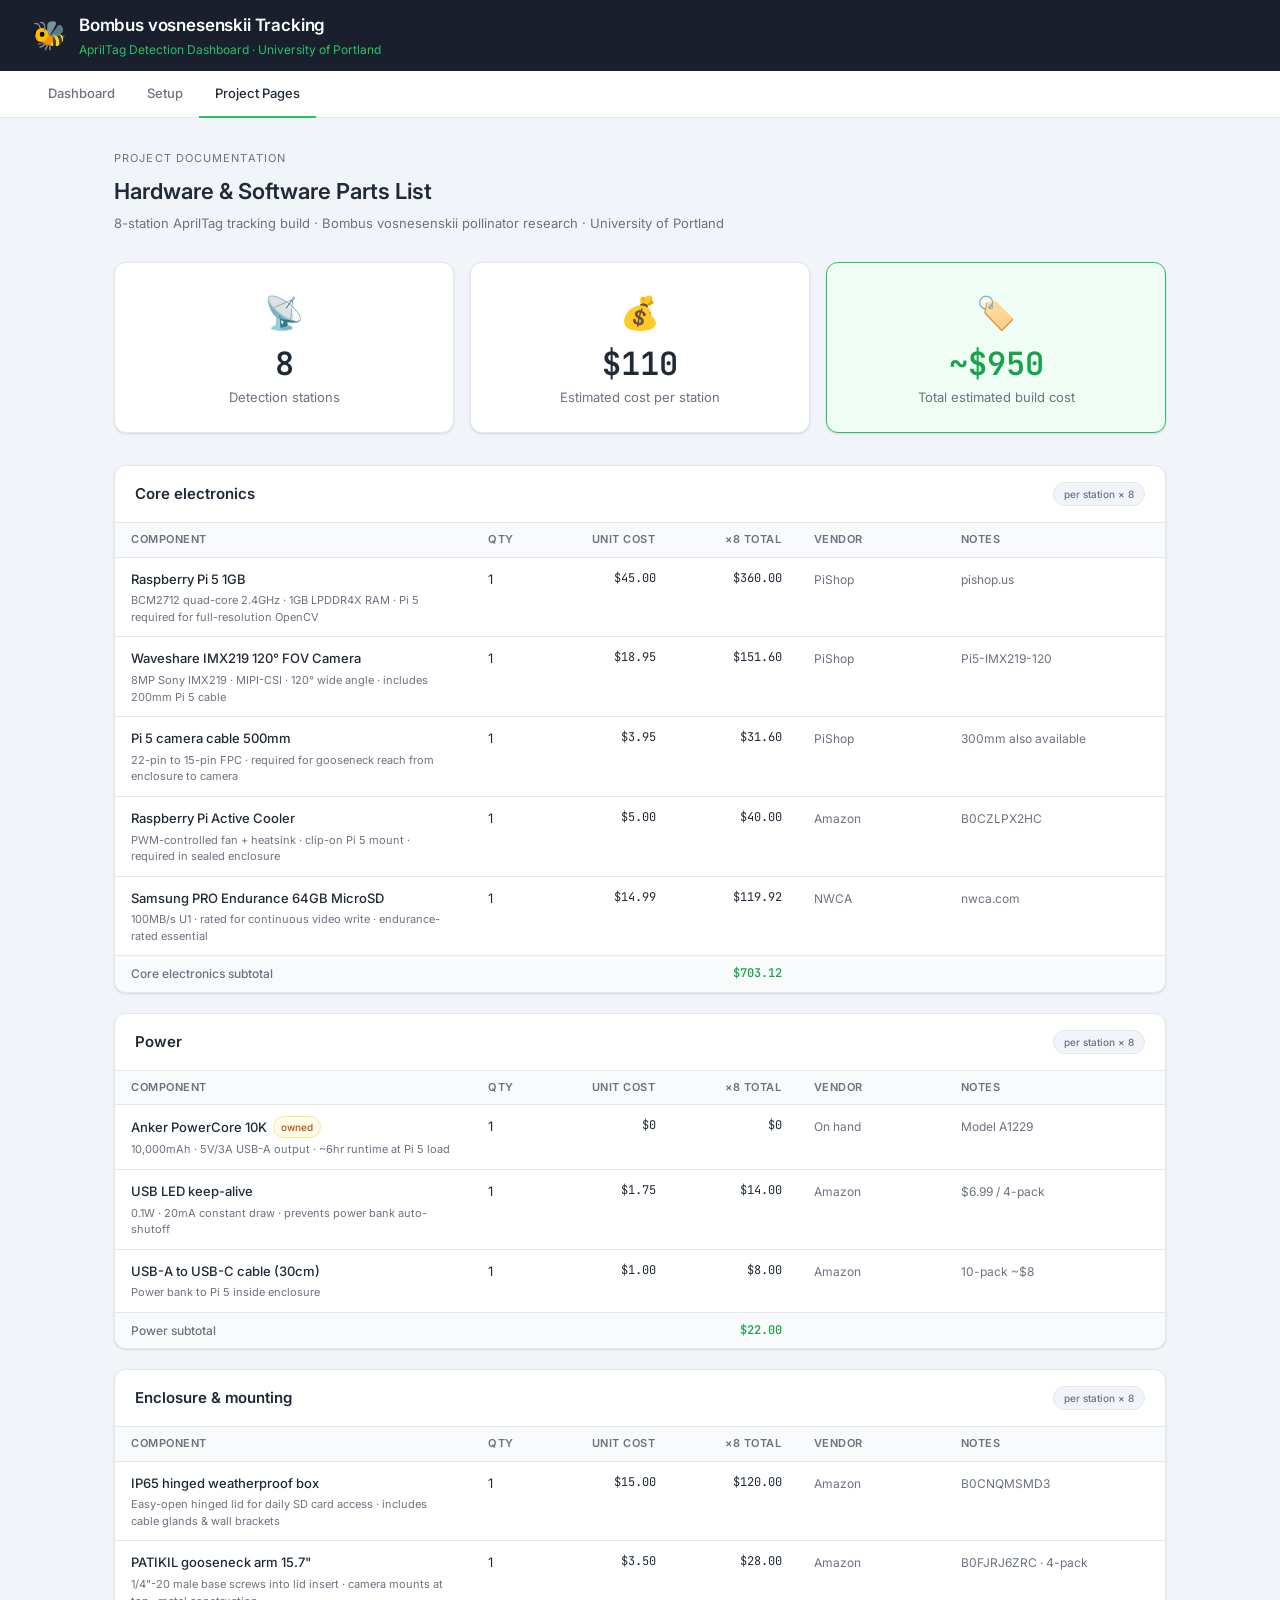
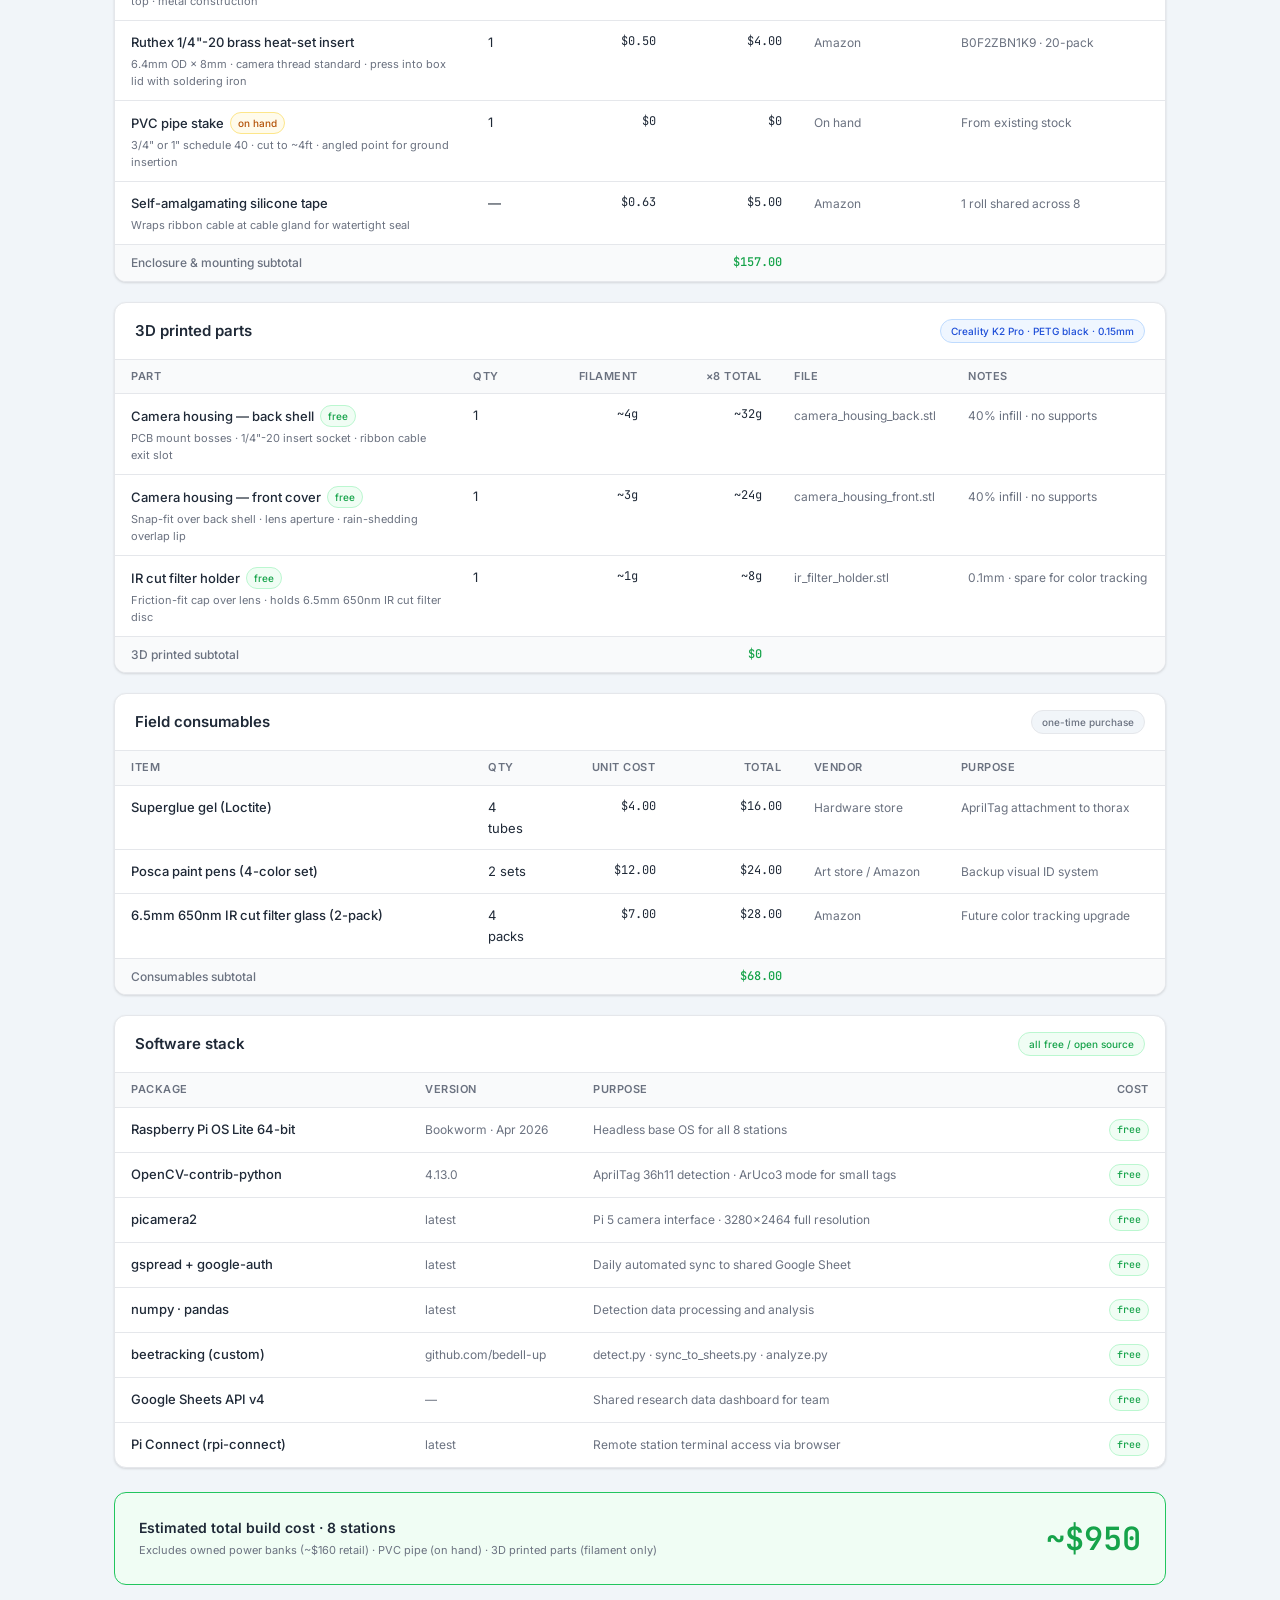
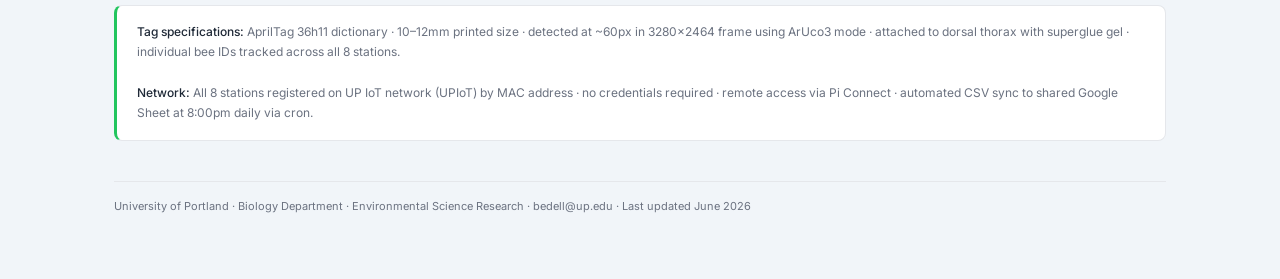
<file: parts.html>
<!DOCTYPE html>
<html lang="en">
<head>
<meta charset="UTF-8">
<meta name="viewport" content="width=device-width, initial-scale=1.0">
<title>Bombus vosnesenskii — Parts List</title>
<link rel="preconnect" href="https://fonts.googleapis.com">
<link rel="preconnect" href="https://fonts.gstatic.com" crossorigin>
<link href="https://fonts.googleapis.com/css2?family=Inter:wght@400;500;600&family=JetBrains+Mono:wght@400;500&display=swap" rel="stylesheet">
<style>
*, *::before, *::after { box-sizing: border-box; margin: 0; padding: 0; }

:root {
  --navy:       #1a1f2e;
  --navy-light: #252b3b;
  --green:      #22c55e;
  --green-bg:   #f0fdf4;
  --green-dim:  #16a34a;
  --blue:       #3b82f6;
  --bg:         #f1f5f9;
  --white:      #ffffff;
  --text:       #1f2937;
  --muted:      #6b7280;
  --border:     #e5e7eb;
  --shadow:     0 1px 3px rgba(0,0,0,.08), 0 1px 2px rgba(0,0,0,.05);
  --font:       'Inter', system-ui, sans-serif;
  --mono:       'JetBrains Mono', monospace;
}

body {
  background: var(--bg);
  color: var(--text);
  font-family: var(--font);
  font-size: 14px;
  line-height: 1.6;
  min-height: 100vh;
}

/* ── HEADER ── */
.header {
  background: var(--navy);
  padding: .75rem 2rem;
  display: flex;
  align-items: center;
  justify-content: space-between;
}

.header-left {
  display: flex;
  align-items: center;
  gap: .75rem;
}

.bee-icon { font-size: 28px; }

.header-title {
  font-size: 17px;
  font-weight: 600;
  color: #fff;
  letter-spacing: -.01em;
}

.header-sub {
  font-size: 12px;
  color: var(--green);
  margin-top: 1px;
}

/* ── NAV ── */
.nav {
  background: var(--white);
  border-bottom: 1px solid var(--border);
  padding: 0 2rem;
  display: flex;
  gap: 0;
}

.nav a {
  display: inline-block;
  padding: .75rem 1rem;
  font-size: 13px;
  font-weight: 500;
  color: var(--muted);
  text-decoration: none;
  border-bottom: 2px solid transparent;
  margin-bottom: -1px;
  transition: color .15s;
}

.nav a:hover { color: var(--text); }
.nav a.active { color: var(--text); border-bottom-color: var(--green); }

/* ── PAGE ── */
.page {
  max-width: 1100px;
  margin: 0 auto;
  padding: 2rem 1.5rem 4rem;
}

.page-eyebrow {
  font-size: 11px;
  letter-spacing: .1em;
  text-transform: uppercase;
  color: var(--muted);
  margin-bottom: .4rem;
}

.page-title {
  font-size: 22px;
  font-weight: 600;
  color: var(--text);
  margin-bottom: .25rem;
}

.page-sub {
  font-size: 13px;
  color: var(--muted);
  margin-bottom: 1.75rem;
}

/* ── STAT CARDS ── */
.stats {
  display: grid;
  grid-template-columns: repeat(3, 1fr);
  gap: 16px;
  margin-bottom: 2rem;
}

@media (max-width: 640px) { .stats { grid-template-columns: 1fr; } }

.stat-card {
  background: var(--white);
  border-radius: 12px;
  border: 1px solid var(--border);
  box-shadow: var(--shadow);
  padding: 1.5rem 1.25rem;
  text-align: center;
}

.stat-card.highlight {
  background: var(--green-bg);
  border-color: var(--green);
}

.stat-emoji { font-size: 32px; margin-bottom: .5rem; display: block; }

.stat-value {
  font-size: 32px;
  font-weight: 600;
  font-family: var(--mono);
  color: var(--text);
  line-height: 1.1;
}

.stat-card.highlight .stat-value { color: var(--green-dim); }

.stat-label {
  font-size: 13px;
  color: var(--muted);
  margin-top: .35rem;
}

/* ── SECTION CARD ── */
.card {
  background: var(--white);
  border-radius: 12px;
  border: 1px solid var(--border);
  box-shadow: var(--shadow);
  margin-bottom: 1.25rem;
  overflow: hidden;
}

.card-header {
  display: flex;
  align-items: center;
  justify-content: space-between;
  padding: 1rem 1.25rem;
  border-bottom: 1px solid var(--border);
}

.card-title {
  font-size: 15px;
  font-weight: 600;
  color: var(--text);
}

.pill {
  font-size: 10px;
  font-weight: 500;
  padding: 3px 10px;
  border-radius: 100px;
  background: var(--bg);
  color: var(--muted);
  border: 1px solid var(--border);
}

.pill-green { background: var(--green-bg); color: var(--green-dim); border-color: #bbf7d0; }
.pill-blue  { background: #eff6ff; color: #1d4ed8; border-color: #bfdbfe; }

/* ── TABLE ── */
table {
  width: 100%;
  border-collapse: collapse;
  font-size: 13px;
}

thead tr { background: #f9fafb; }

th {
  text-align: left;
  font-size: 11px;
  font-weight: 600;
  color: var(--muted);
  text-transform: uppercase;
  letter-spacing: .05em;
  padding: 8px 16px;
  border-bottom: 1px solid var(--border);
  white-space: nowrap;
}

th.r { text-align: right; }

td {
  padding: 11px 16px;
  border-bottom: 1px solid var(--border);
  vertical-align: top;
}

tbody tr:last-child td { border-bottom: none; }
tbody tr:hover td { background: #f9fafb; }

td.r {
  text-align: right;
  font-family: var(--mono);
  font-size: 12px;
  white-space: nowrap;
}

.part-name {
  font-weight: 500;
  color: var(--text);
  display: flex;
  align-items: center;
  gap: 6px;
  flex-wrap: wrap;
}

.part-note {
  font-size: 11px;
  color: var(--muted);
  margin-top: 3px;
  line-height: 1.5;
}

.vendor-name {
  font-size: 12px;
  color: var(--muted);
}

.badge {
  display: inline-block;
  font-size: 10px;
  font-weight: 500;
  padding: 2px 7px;
  border-radius: 100px;
  white-space: nowrap;
}

.badge-free    { background: var(--green-bg); color: var(--green-dim); border: 1px solid #bbf7d0; }
.badge-owned   { background: #fffbeb; color: #b45309; border: 1px solid #fde68a; }
.badge-printed { background: #eff6ff; color: #1d4ed8; border: 1px solid #bfdbfe; }

.subtotal-row td {
  background: #f9fafb;
  font-weight: 500;
  font-size: 12px;
  color: var(--muted);
  padding: 8px 16px;
  border-top: 1px solid var(--border);
}

.subtotal-row td.r {
  color: var(--green-dim);
  font-family: var(--mono);
}

/* ── GRAND TOTAL ── */
.grand-card {
  background: var(--green-bg);
  border: 1px solid var(--green);
  border-radius: 12px;
  padding: 1.25rem 1.5rem;
  display: flex;
  align-items: center;
  justify-content: space-between;
  margin-top: 1.5rem;
}

.grand-label {
  font-size: 14px;
  font-weight: 600;
  color: var(--text);
  margin-bottom: 3px;
}

.grand-note {
  font-size: 11px;
  color: var(--muted);
}

.grand-value {
  font-size: 32px;
  font-weight: 600;
  font-family: var(--mono);
  color: var(--green-dim);
  white-space: nowrap;
  margin-left: 2rem;
}

/* ── INFO BOX ── */
.info-box {
  background: var(--white);
  border: 1px solid var(--border);
  border-left: 3px solid var(--green);
  border-radius: 8px;
  padding: 1rem 1.25rem;
  margin-top: 1.25rem;
  font-size: 12px;
  color: var(--muted);
  line-height: 1.7;
}

.info-box strong { color: var(--text); font-weight: 500; }

/* ── FOOTER ── */
.footer {
  font-size: 11px;
  color: var(--muted);
  margin-top: 2.5rem;
  padding-top: 1rem;
  border-top: 1px solid var(--border);
}
</style>
</head>
<body>

<!-- HEADER -->
<header class="header">
  <div class="header-left">
    <span class="bee-icon">🐝</span>
    <div>
      <div class="header-title">Bombus vosnesenskii Tracking</div>
      <div class="header-sub">AprilTag Detection Dashboard · University of Portland</div>
    </div>
  </div>
</header>

<!-- NAV -->
<nav class="nav">
  <a href="/">Dashboard</a>
  <a href="/setup">Setup</a>
  <a href="#" class="active">Project Pages</a>
</nav>

<!-- PAGE -->
<div class="page">

  <p class="page-eyebrow">Project Documentation</p>
  <h1 class="page-title">Hardware &amp; Software Parts List</h1>
  <p class="page-sub">8-station AprilTag tracking build · Bombus vosnesenskii pollinator research · University of Portland</p>

  <!-- STAT CARDS -->
  <div class="stats">
    <div class="stat-card">
      <span class="stat-emoji">📡</span>
      <div class="stat-value">8</div>
      <div class="stat-label">Detection stations</div>
    </div>
    <div class="stat-card">
      <span class="stat-emoji">💰</span>
      <div class="stat-value">$110</div>
      <div class="stat-label">Estimated cost per station</div>
    </div>
    <div class="stat-card highlight">
      <span class="stat-emoji">🏷️</span>
      <div class="stat-value">~$950</div>
      <div class="stat-label">Total estimated build cost</div>
    </div>
  </div>

  <!-- CORE ELECTRONICS -->
  <div class="card">
    <div class="card-header">
      <span class="card-title">Core electronics</span>
      <span class="pill">per station × 8</span>
    </div>
    <table>
      <thead><tr>
        <th style="width:34%">Component</th>
        <th style="width:7%">Qty</th>
        <th style="width:12%" class="r">Unit cost</th>
        <th style="width:12%" class="r">×8 total</th>
        <th style="width:14%">Vendor</th>
        <th style="width:21%">Notes</th>
      </tr></thead>
      <tbody>
        <tr>
          <td><div class="part-name">Raspberry Pi 5 1GB</div><div class="part-note">BCM2712 quad-core 2.4GHz · 1GB LPDDR4X RAM · Pi 5 required for full-resolution OpenCV</div></td>
          <td>1</td><td class="r">$45.00</td><td class="r">$360.00</td>
          <td><span class="vendor-name">PiShop</span></td>
          <td><span class="vendor-name">pishop.us</span></td>
        </tr>
        <tr>
          <td><div class="part-name">Waveshare IMX219 120° FOV Camera</div><div class="part-note">8MP Sony IMX219 · MIPI-CSI · 120° wide angle · includes 200mm Pi 5 cable</div></td>
          <td>1</td><td class="r">$18.95</td><td class="r">$151.60</td>
          <td><span class="vendor-name">PiShop</span></td>
          <td><span class="vendor-name">Pi5-IMX219-120</span></td>
        </tr>
        <tr>
          <td><div class="part-name">Pi 5 camera cable 500mm</div><div class="part-note">22-pin to 15-pin FPC · required for gooseneck reach from enclosure to camera</div></td>
          <td>1</td><td class="r">$3.95</td><td class="r">$31.60</td>
          <td><span class="vendor-name">PiShop</span></td>
          <td><span class="vendor-name">300mm also available</span></td>
        </tr>
        <tr>
          <td><div class="part-name">Raspberry Pi Active Cooler</div><div class="part-note">PWM-controlled fan + heatsink · clip-on Pi 5 mount · required in sealed enclosure</div></td>
          <td>1</td><td class="r">$5.00</td><td class="r">$40.00</td>
          <td><span class="vendor-name">Amazon</span></td>
          <td><span class="vendor-name">B0CZLPX2HC</span></td>
        </tr>
        <tr>
          <td><div class="part-name">Samsung PRO Endurance 64GB MicroSD</div><div class="part-note">100MB/s U1 · rated for continuous video write · endurance-rated essential</div></td>
          <td>1</td><td class="r">$14.99</td><td class="r">$119.92</td>
          <td><span class="vendor-name">NWCA</span></td>
          <td><span class="vendor-name">nwca.com</span></td>
        </tr>
        <tr class="subtotal-row">
          <td colspan="3">Core electronics subtotal</td>
          <td class="r">$703.12</td><td colspan="2"></td>
        </tr>
      </tbody>
    </table>
  </div>

  <!-- POWER -->
  <div class="card">
    <div class="card-header">
      <span class="card-title">Power</span>
      <span class="pill">per station × 8</span>
    </div>
    <table>
      <thead><tr>
        <th style="width:34%">Component</th>
        <th style="width:7%">Qty</th>
        <th style="width:12%" class="r">Unit cost</th>
        <th style="width:12%" class="r">×8 total</th>
        <th style="width:14%">Vendor</th>
        <th style="width:21%">Notes</th>
      </tr></thead>
      <tbody>
        <tr>
          <td><div class="part-name">Anker PowerCore 10K <span class="badge badge-owned">owned</span></div><div class="part-note">10,000mAh · 5V/3A USB-A output · ~6hr runtime at Pi 5 load</div></td>
          <td>1</td><td class="r">$0</td><td class="r">$0</td>
          <td><span class="vendor-name">On hand</span></td>
          <td><span class="vendor-name">Model A1229</span></td>
        </tr>
        <tr>
          <td><div class="part-name">USB LED keep-alive</div><div class="part-note">0.1W · 20mA constant draw · prevents power bank auto-shutoff</div></td>
          <td>1</td><td class="r">$1.75</td><td class="r">$14.00</td>
          <td><span class="vendor-name">Amazon</span></td>
          <td><span class="vendor-name">$6.99 / 4-pack</span></td>
        </tr>
        <tr>
          <td><div class="part-name">USB-A to USB-C cable (30cm)</div><div class="part-note">Power bank to Pi 5 inside enclosure</div></td>
          <td>1</td><td class="r">$1.00</td><td class="r">$8.00</td>
          <td><span class="vendor-name">Amazon</span></td>
          <td><span class="vendor-name">10-pack ~$8</span></td>
        </tr>
        <tr class="subtotal-row">
          <td colspan="3">Power subtotal</td>
          <td class="r">$22.00</td><td colspan="2"></td>
        </tr>
      </tbody>
    </table>
  </div>

  <!-- ENCLOSURE -->
  <div class="card">
    <div class="card-header">
      <span class="card-title">Enclosure &amp; mounting</span>
      <span class="pill">per station × 8</span>
    </div>
    <table>
      <thead><tr>
        <th style="width:34%">Component</th>
        <th style="width:7%">Qty</th>
        <th style="width:12%" class="r">Unit cost</th>
        <th style="width:12%" class="r">×8 total</th>
        <th style="width:14%">Vendor</th>
        <th style="width:21%">Notes</th>
      </tr></thead>
      <tbody>
        <tr>
          <td><div class="part-name">IP65 hinged weatherproof box</div><div class="part-note">Easy-open hinged lid for daily SD card access · includes cable glands &amp; wall brackets</div></td>
          <td>1</td><td class="r">$15.00</td><td class="r">$120.00</td>
          <td><span class="vendor-name">Amazon</span></td>
          <td><span class="vendor-name">B0CNQMSMD3</span></td>
        </tr>
        <tr>
          <td><div class="part-name">PATIKIL gooseneck arm 15.7"</div><div class="part-note">1/4"-20 male base screws into lid insert · camera mounts at top · metal construction</div></td>
          <td>1</td><td class="r">$3.50</td><td class="r">$28.00</td>
          <td><span class="vendor-name">Amazon</span></td>
          <td><span class="vendor-name">B0FJRJ6ZRC · 4-pack</span></td>
        </tr>
        <tr>
          <td><div class="part-name">Ruthex 1/4"-20 brass heat-set insert</div><div class="part-note">6.4mm OD × 8mm · camera thread standard · press into box lid with soldering iron</div></td>
          <td>1</td><td class="r">$0.50</td><td class="r">$4.00</td>
          <td><span class="vendor-name">Amazon</span></td>
          <td><span class="vendor-name">B0F2ZBN1K9 · 20-pack</span></td>
        </tr>
        <tr>
          <td><div class="part-name">PVC pipe stake <span class="badge badge-owned">on hand</span></div><div class="part-note">3/4" or 1" schedule 40 · cut to ~4ft · angled point for ground insertion</div></td>
          <td>1</td><td class="r">$0</td><td class="r">$0</td>
          <td><span class="vendor-name">On hand</span></td>
          <td><span class="vendor-name">From existing stock</span></td>
        </tr>
        <tr>
          <td><div class="part-name">Self-amalgamating silicone tape</div><div class="part-note">Wraps ribbon cable at cable gland for watertight seal</div></td>
          <td>—</td><td class="r">$0.63</td><td class="r">$5.00</td>
          <td><span class="vendor-name">Amazon</span></td>
          <td><span class="vendor-name">1 roll shared across 8</span></td>
        </tr>
        <tr class="subtotal-row">
          <td colspan="3">Enclosure &amp; mounting subtotal</td>
          <td class="r">$157.00</td><td colspan="2"></td>
        </tr>
      </tbody>
    </table>
  </div>

  <!-- 3D PRINTED -->
  <div class="card">
    <div class="card-header">
      <span class="card-title">3D printed parts</span>
      <span class="pill pill-blue">Creality K2 Pro · PETG black · 0.15mm</span>
    </div>
    <table>
      <thead><tr>
        <th style="width:34%">Part</th>
        <th style="width:7%">Qty</th>
        <th style="width:12%" class="r">Filament</th>
        <th style="width:12%" class="r">×8 total</th>
        <th style="width:14%">File</th>
        <th style="width:21%">Notes</th>
      </tr></thead>
      <tbody>
        <tr>
          <td><div class="part-name">Camera housing — back shell <span class="badge badge-free">free</span></div><div class="part-note">PCB mount bosses · 1/4"-20 insert socket · ribbon cable exit slot</div></td>
          <td>1</td><td class="r">~4g</td><td class="r">~32g</td>
          <td><span class="vendor-name">camera_housing_back.stl</span></td>
          <td><span class="vendor-name">40% infill · no supports</span></td>
        </tr>
        <tr>
          <td><div class="part-name">Camera housing — front cover <span class="badge badge-free">free</span></div><div class="part-note">Snap-fit over back shell · lens aperture · rain-shedding overlap lip</div></td>
          <td>1</td><td class="r">~3g</td><td class="r">~24g</td>
          <td><span class="vendor-name">camera_housing_front.stl</span></td>
          <td><span class="vendor-name">40% infill · no supports</span></td>
        </tr>
        <tr>
          <td><div class="part-name">IR cut filter holder <span class="badge badge-free">free</span></div><div class="part-note">Friction-fit cap over lens · holds 6.5mm 650nm IR cut filter disc</div></td>
          <td>1</td><td class="r">~1g</td><td class="r">~8g</td>
          <td><span class="vendor-name">ir_filter_holder.stl</span></td>
          <td><span class="vendor-name">0.1mm · spare for color tracking</span></td>
        </tr>
        <tr class="subtotal-row">
          <td colspan="3">3D printed subtotal</td>
          <td class="r">$0</td><td colspan="2"></td>
        </tr>
      </tbody>
    </table>
  </div>

  <!-- CONSUMABLES -->
  <div class="card">
    <div class="card-header">
      <span class="card-title">Field consumables</span>
      <span class="pill">one-time purchase</span>
    </div>
    <table>
      <thead><tr>
        <th style="width:34%">Item</th>
        <th style="width:7%">Qty</th>
        <th style="width:12%" class="r">Unit cost</th>
        <th style="width:12%" class="r">Total</th>
        <th style="width:14%">Vendor</th>
        <th style="width:21%">Purpose</th>
      </tr></thead>
      <tbody>
        <tr>
          <td><div class="part-name">Superglue gel (Loctite)</div></td>
          <td>4 tubes</td><td class="r">$4.00</td><td class="r">$16.00</td>
          <td><span class="vendor-name">Hardware store</span></td>
          <td><span class="vendor-name">AprilTag attachment to thorax</span></td>
        </tr>
        <tr>
          <td><div class="part-name">Posca paint pens (4-color set)</div></td>
          <td>2 sets</td><td class="r">$12.00</td><td class="r">$24.00</td>
          <td><span class="vendor-name">Art store / Amazon</span></td>
          <td><span class="vendor-name">Backup visual ID system</span></td>
        </tr>
        <tr>
          <td><div class="part-name">6.5mm 650nm IR cut filter glass (2-pack)</div></td>
          <td>4 packs</td><td class="r">$7.00</td><td class="r">$28.00</td>
          <td><span class="vendor-name">Amazon</span></td>
          <td><span class="vendor-name">Future color tracking upgrade</span></td>
        </tr>
        <tr class="subtotal-row">
          <td colspan="3">Consumables subtotal</td>
          <td class="r">$68.00</td><td colspan="2"></td>
        </tr>
      </tbody>
    </table>
  </div>

  <!-- SOFTWARE -->
  <div class="card">
    <div class="card-header">
      <span class="card-title">Software stack</span>
      <span class="pill pill-green">all free / open source</span>
    </div>
    <table>
      <thead><tr>
        <th style="width:28%">Package</th>
        <th style="width:16%">Version</th>
        <th style="width:40%">Purpose</th>
        <th style="width:16%" class="r">Cost</th>
      </tr></thead>
      <tbody>
        <tr><td><div class="part-name">Raspberry Pi OS Lite 64-bit</div></td><td><span class="vendor-name">Bookworm · Apr 2026</span></td><td><span class="vendor-name">Headless base OS for all 8 stations</span></td><td class="r"><span class="badge badge-free">free</span></td></tr>
        <tr><td><div class="part-name">OpenCV-contrib-python</div></td><td><span class="vendor-name">4.13.0</span></td><td><span class="vendor-name">AprilTag 36h11 detection · ArUco3 mode for small tags</span></td><td class="r"><span class="badge badge-free">free</span></td></tr>
        <tr><td><div class="part-name">picamera2</div></td><td><span class="vendor-name">latest</span></td><td><span class="vendor-name">Pi 5 camera interface · 3280×2464 full resolution</span></td><td class="r"><span class="badge badge-free">free</span></td></tr>
        <tr><td><div class="part-name">gspread + google-auth</div></td><td><span class="vendor-name">latest</span></td><td><span class="vendor-name">Daily automated sync to shared Google Sheet</span></td><td class="r"><span class="badge badge-free">free</span></td></tr>
        <tr><td><div class="part-name">numpy · pandas</div></td><td><span class="vendor-name">latest</span></td><td><span class="vendor-name">Detection data processing and analysis</span></td><td class="r"><span class="badge badge-free">free</span></td></tr>
        <tr><td><div class="part-name">beetracking (custom)</div></td><td><span class="vendor-name">github.com/bedell-up</span></td><td><span class="vendor-name">detect.py · sync_to_sheets.py · analyze.py</span></td><td class="r"><span class="badge badge-free">free</span></td></tr>
        <tr><td><div class="part-name">Google Sheets API v4</div></td><td><span class="vendor-name">—</span></td><td><span class="vendor-name">Shared research data dashboard for team</span></td><td class="r"><span class="badge badge-free">free</span></td></tr>
        <tr><td><div class="part-name">Pi Connect (rpi-connect)</div></td><td><span class="vendor-name">latest</span></td><td><span class="vendor-name">Remote station terminal access via browser</span></td><td class="r"><span class="badge badge-free">free</span></td></tr>
      </tbody>
    </table>
  </div>

  <!-- GRAND TOTAL -->
  <div class="grand-card">
    <div>
      <div class="grand-label">Estimated total build cost · 8 stations</div>
      <div class="grand-note">Excludes owned power banks (~$160 retail) · PVC pipe (on hand) · 3D printed parts (filament only)</div>
    </div>
    <div class="grand-value">~$950</div>
  </div>

  <!-- INFO BOX -->
  <div class="info-box">
    <strong>Tag specifications:</strong> AprilTag 36h11 dictionary · 10–12mm printed size · detected at ~60px in 3280×2464 frame using ArUco3 mode · attached to dorsal thorax with superglue gel · individual bee IDs tracked across all 8 stations.<br><br>
    <strong>Network:</strong> All 8 stations registered on UP IoT network (UPIoT) by MAC address · no credentials required · remote access via Pi Connect · automated CSV sync to shared Google Sheet at 8:00pm daily via cron.
  </div>

  <p class="footer">University of Portland · Biology Department · Environmental Science Research · bedell@up.edu · Last updated June 2026</p>

</div>
</body>
</html>
</file>
